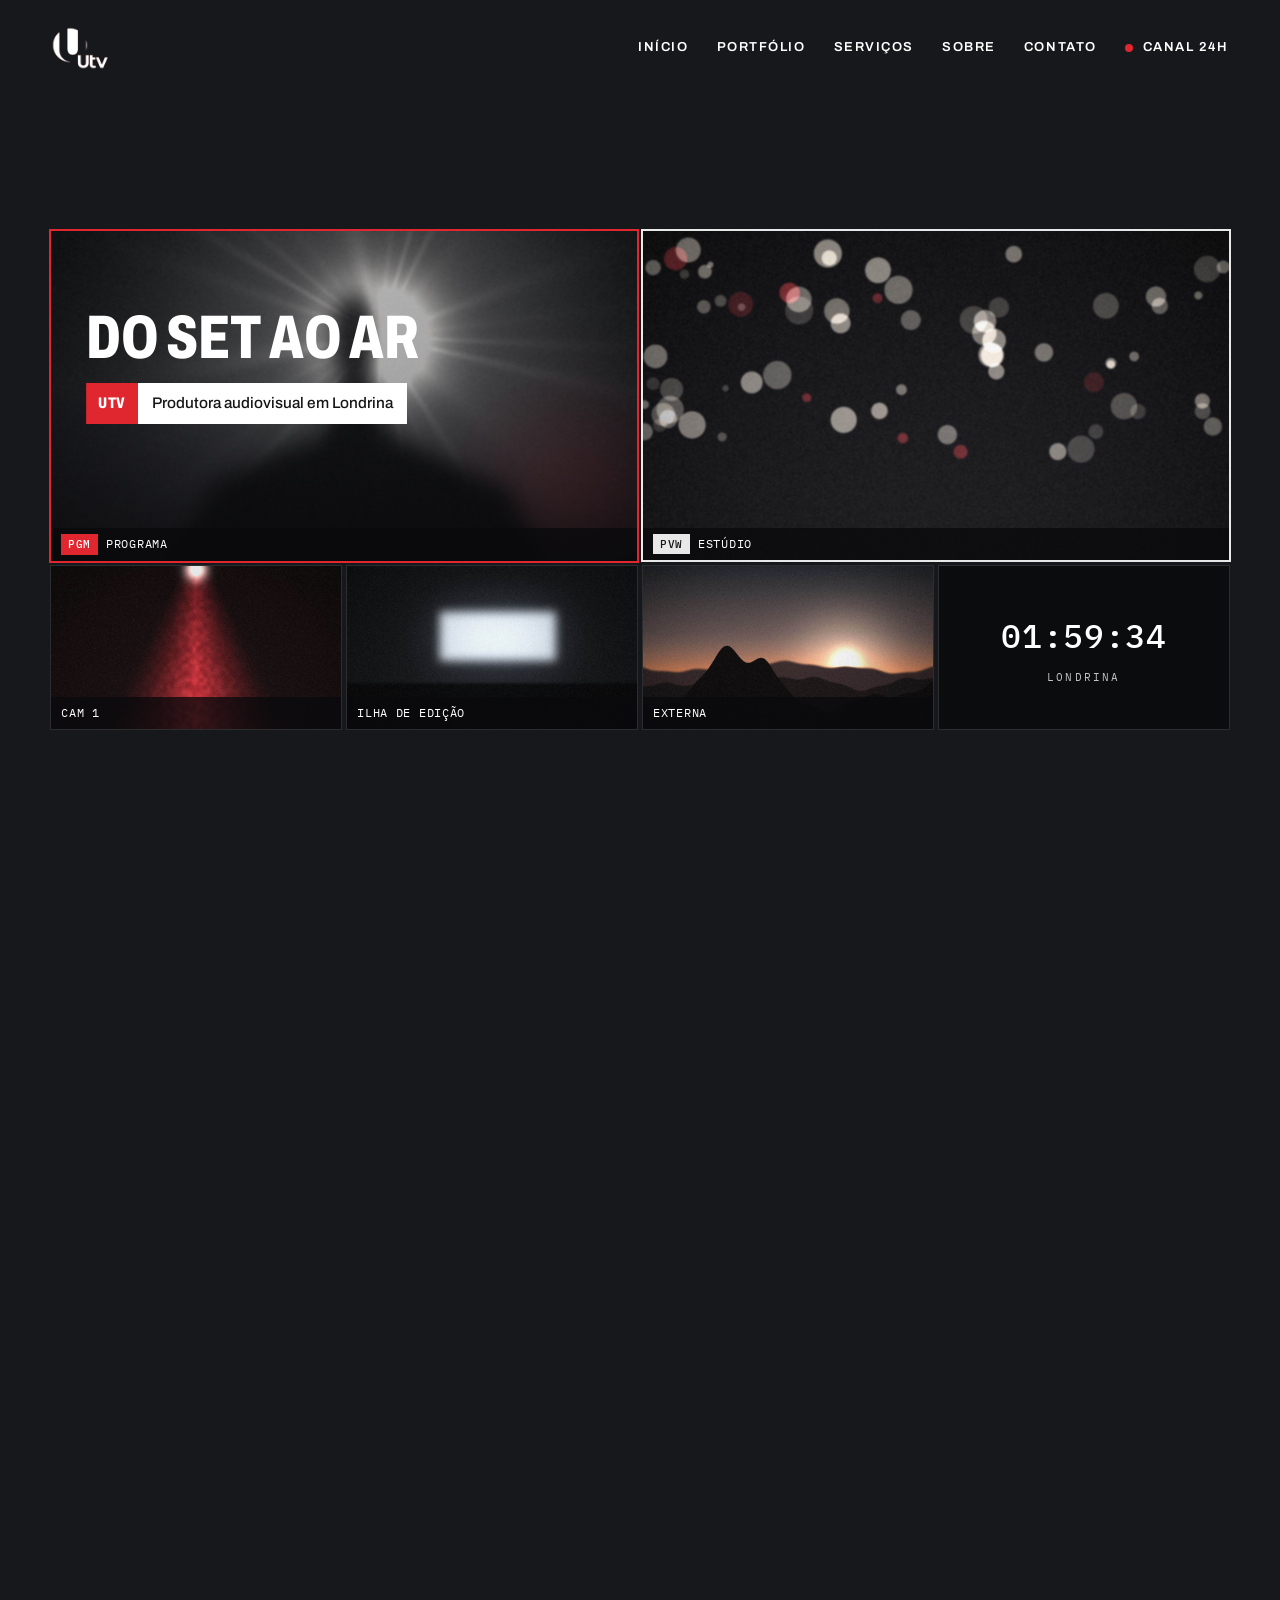
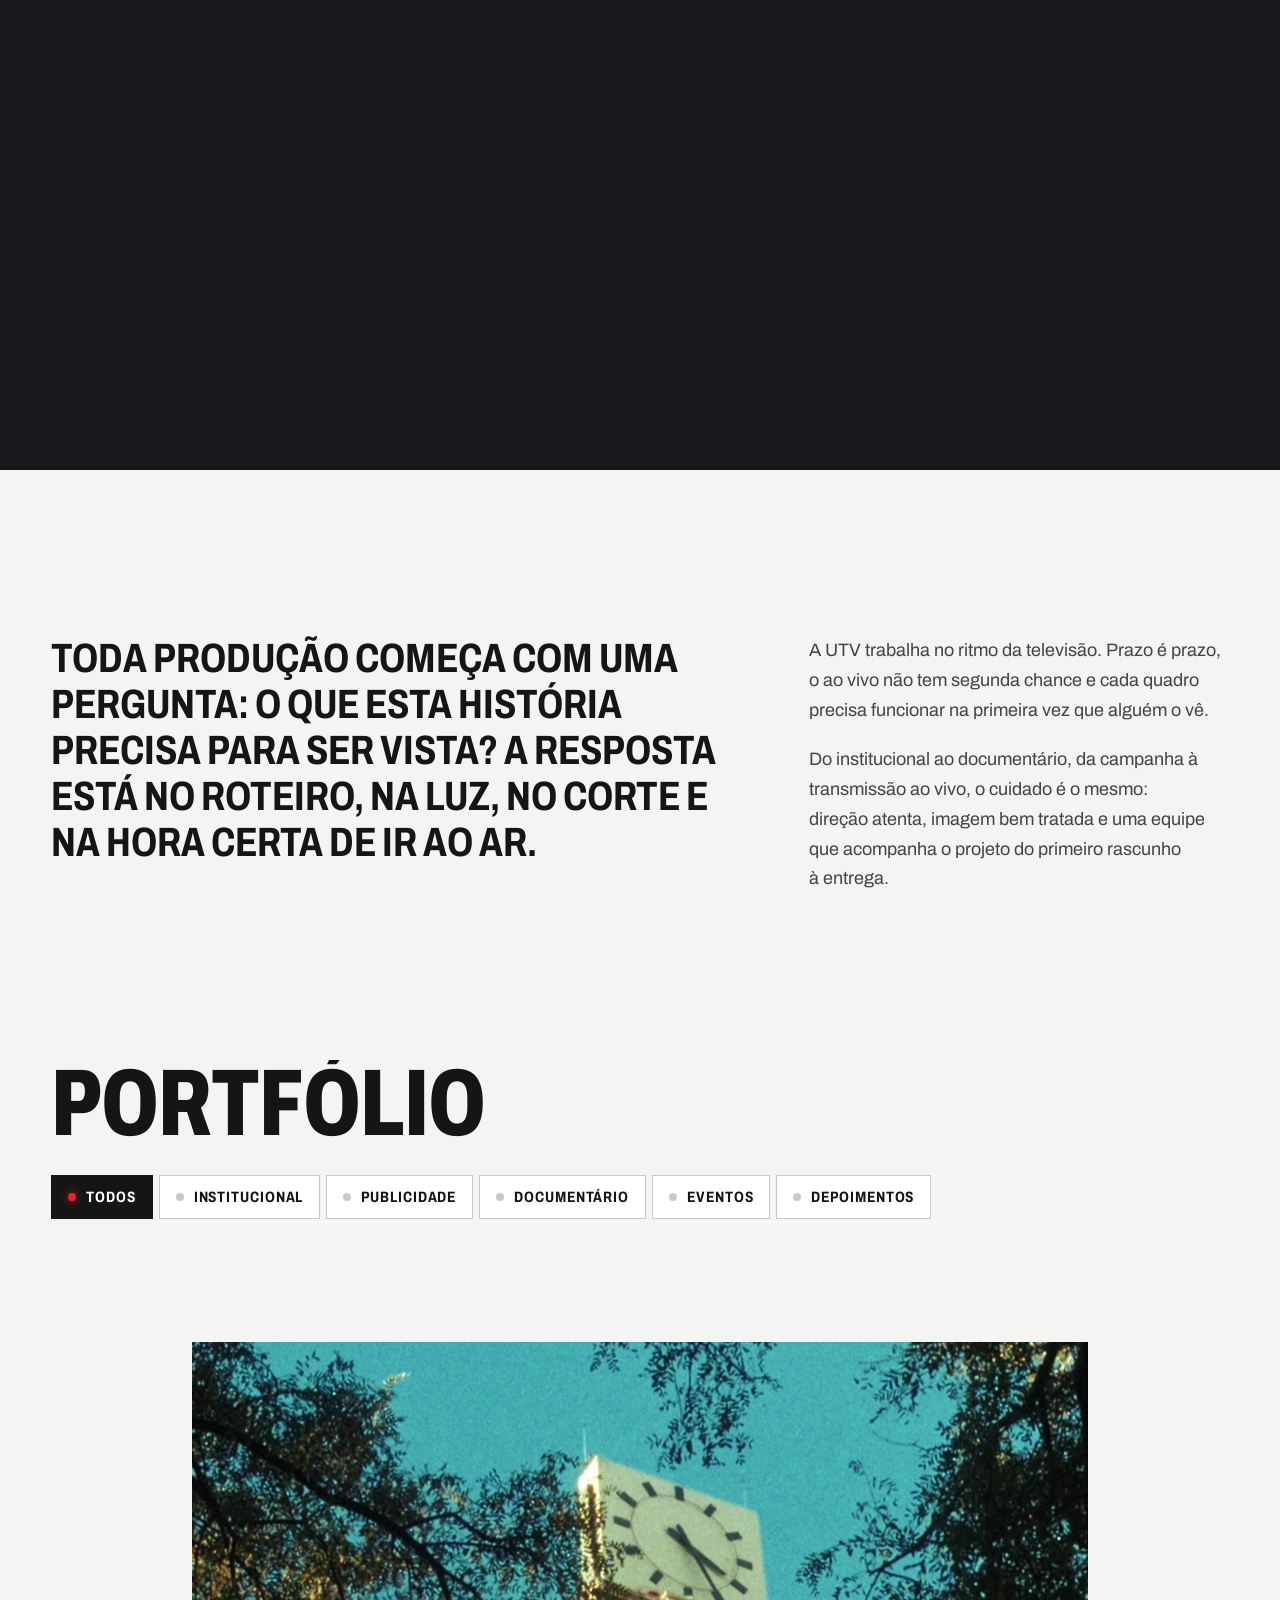
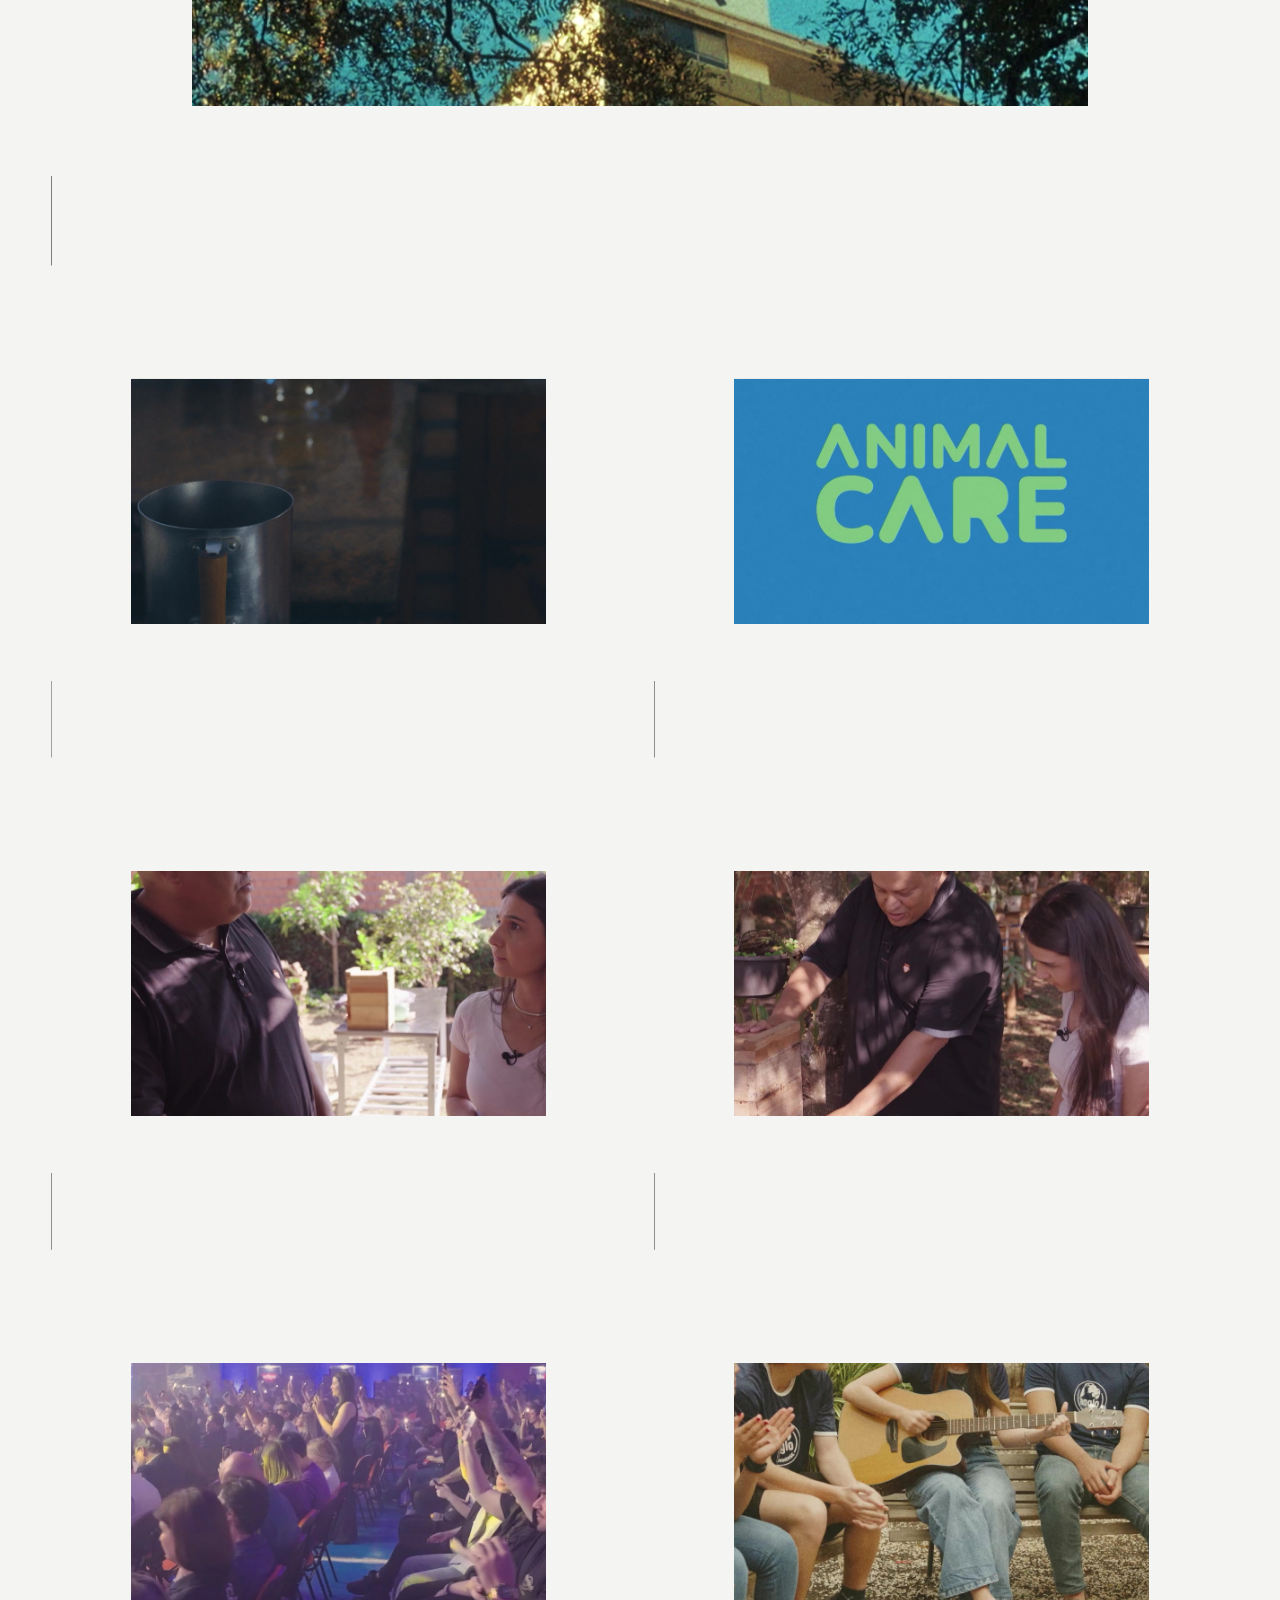
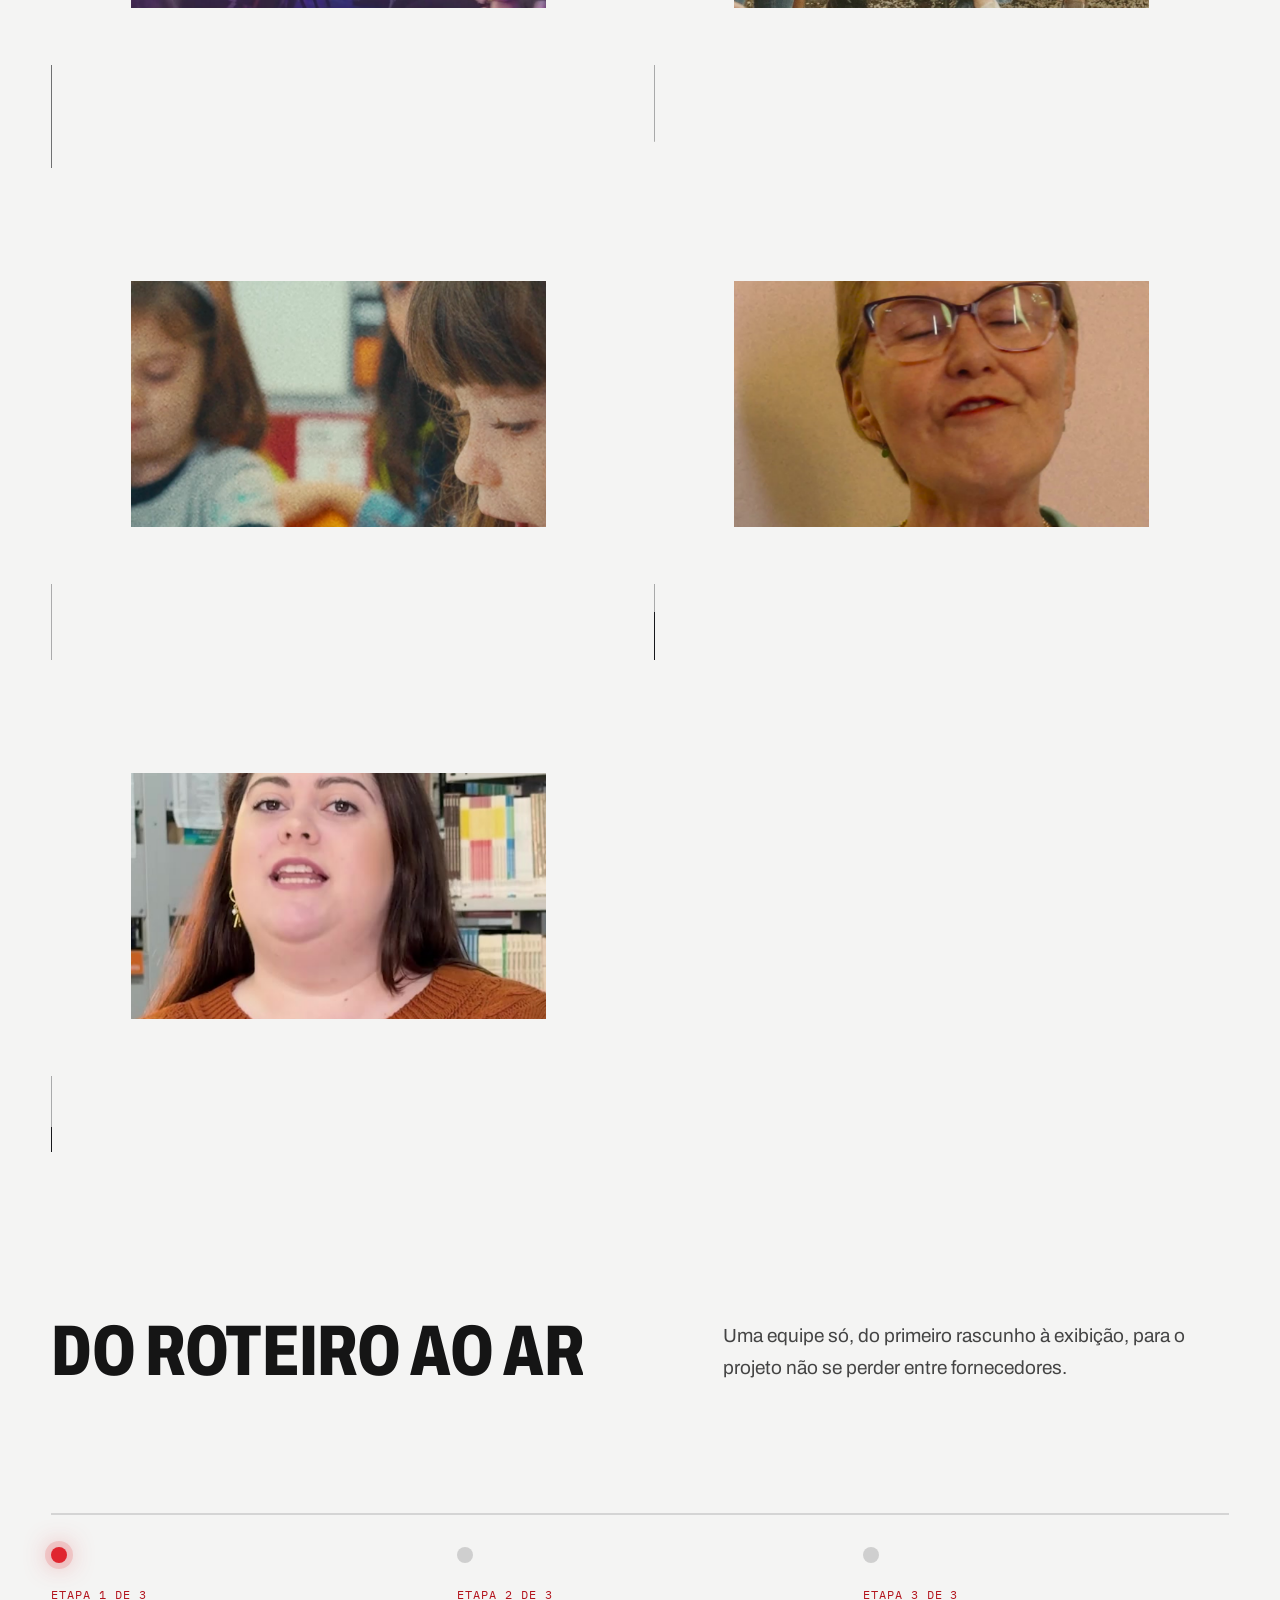
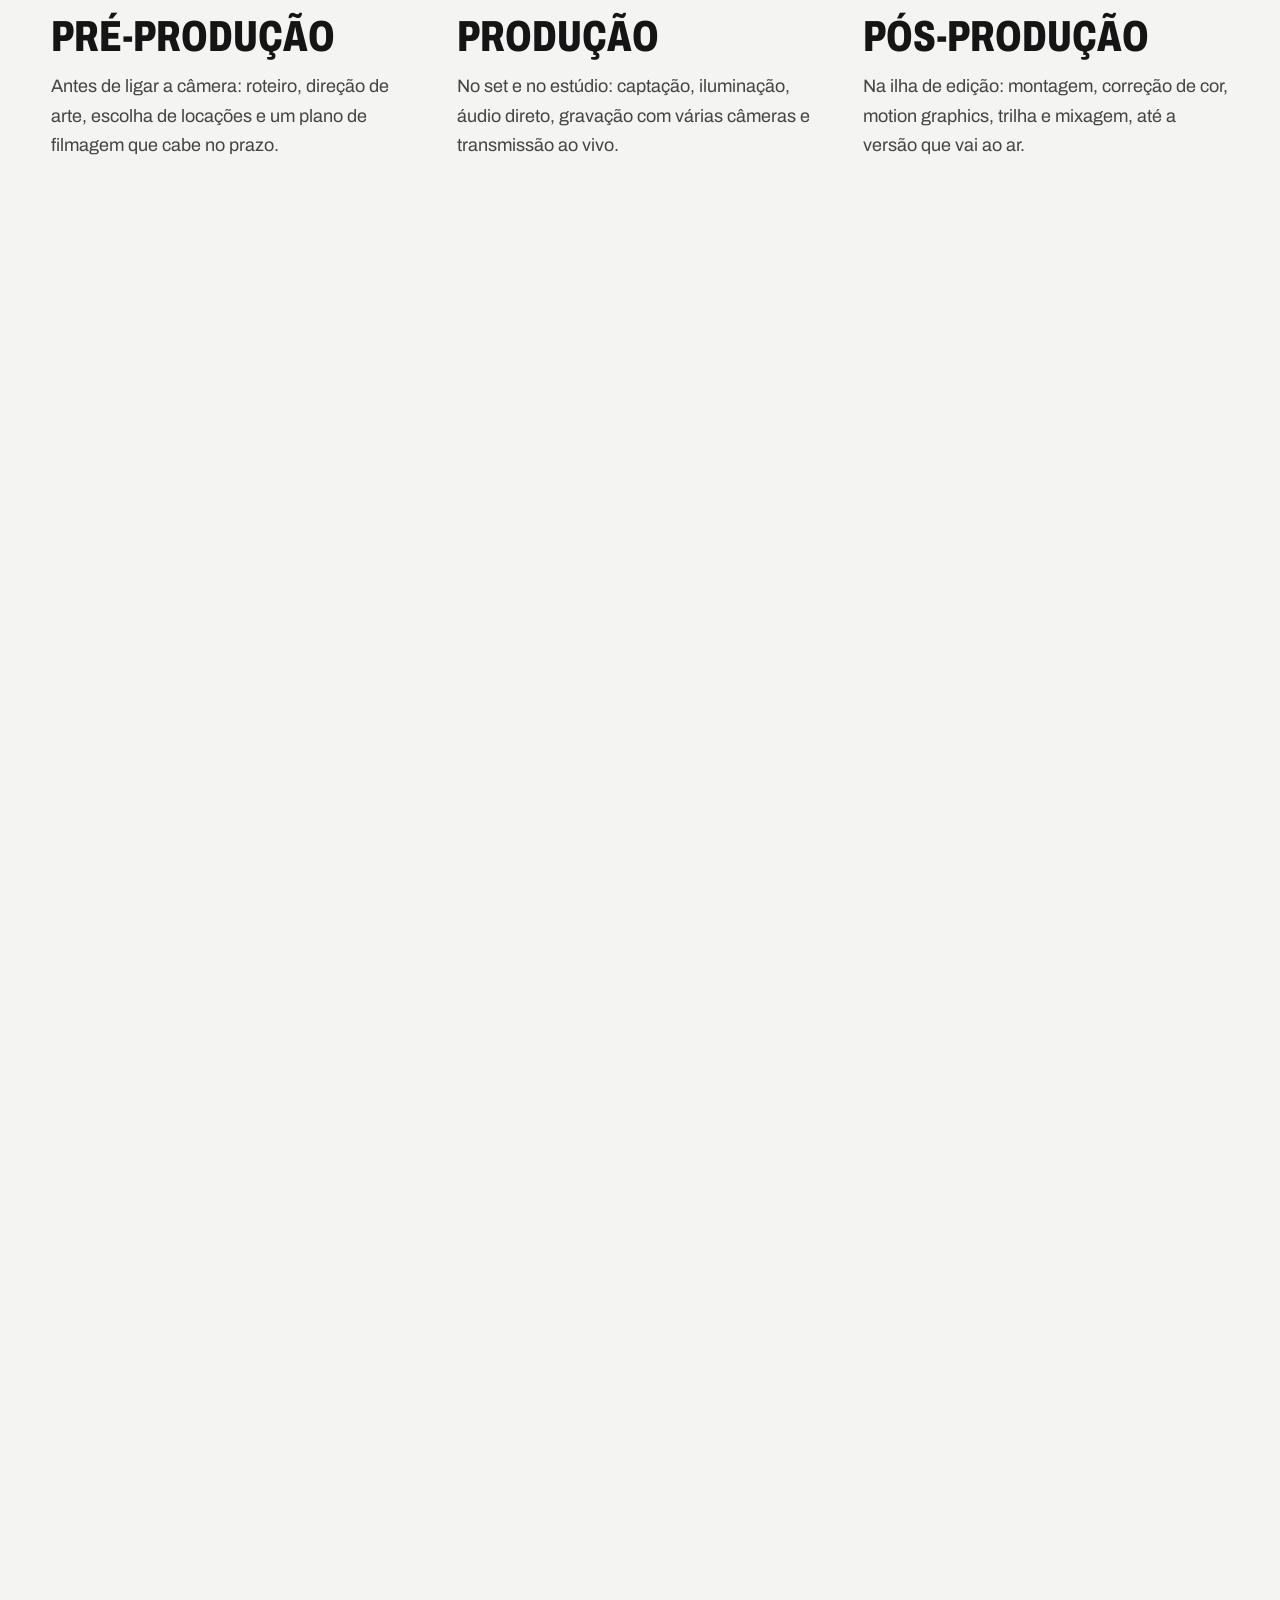
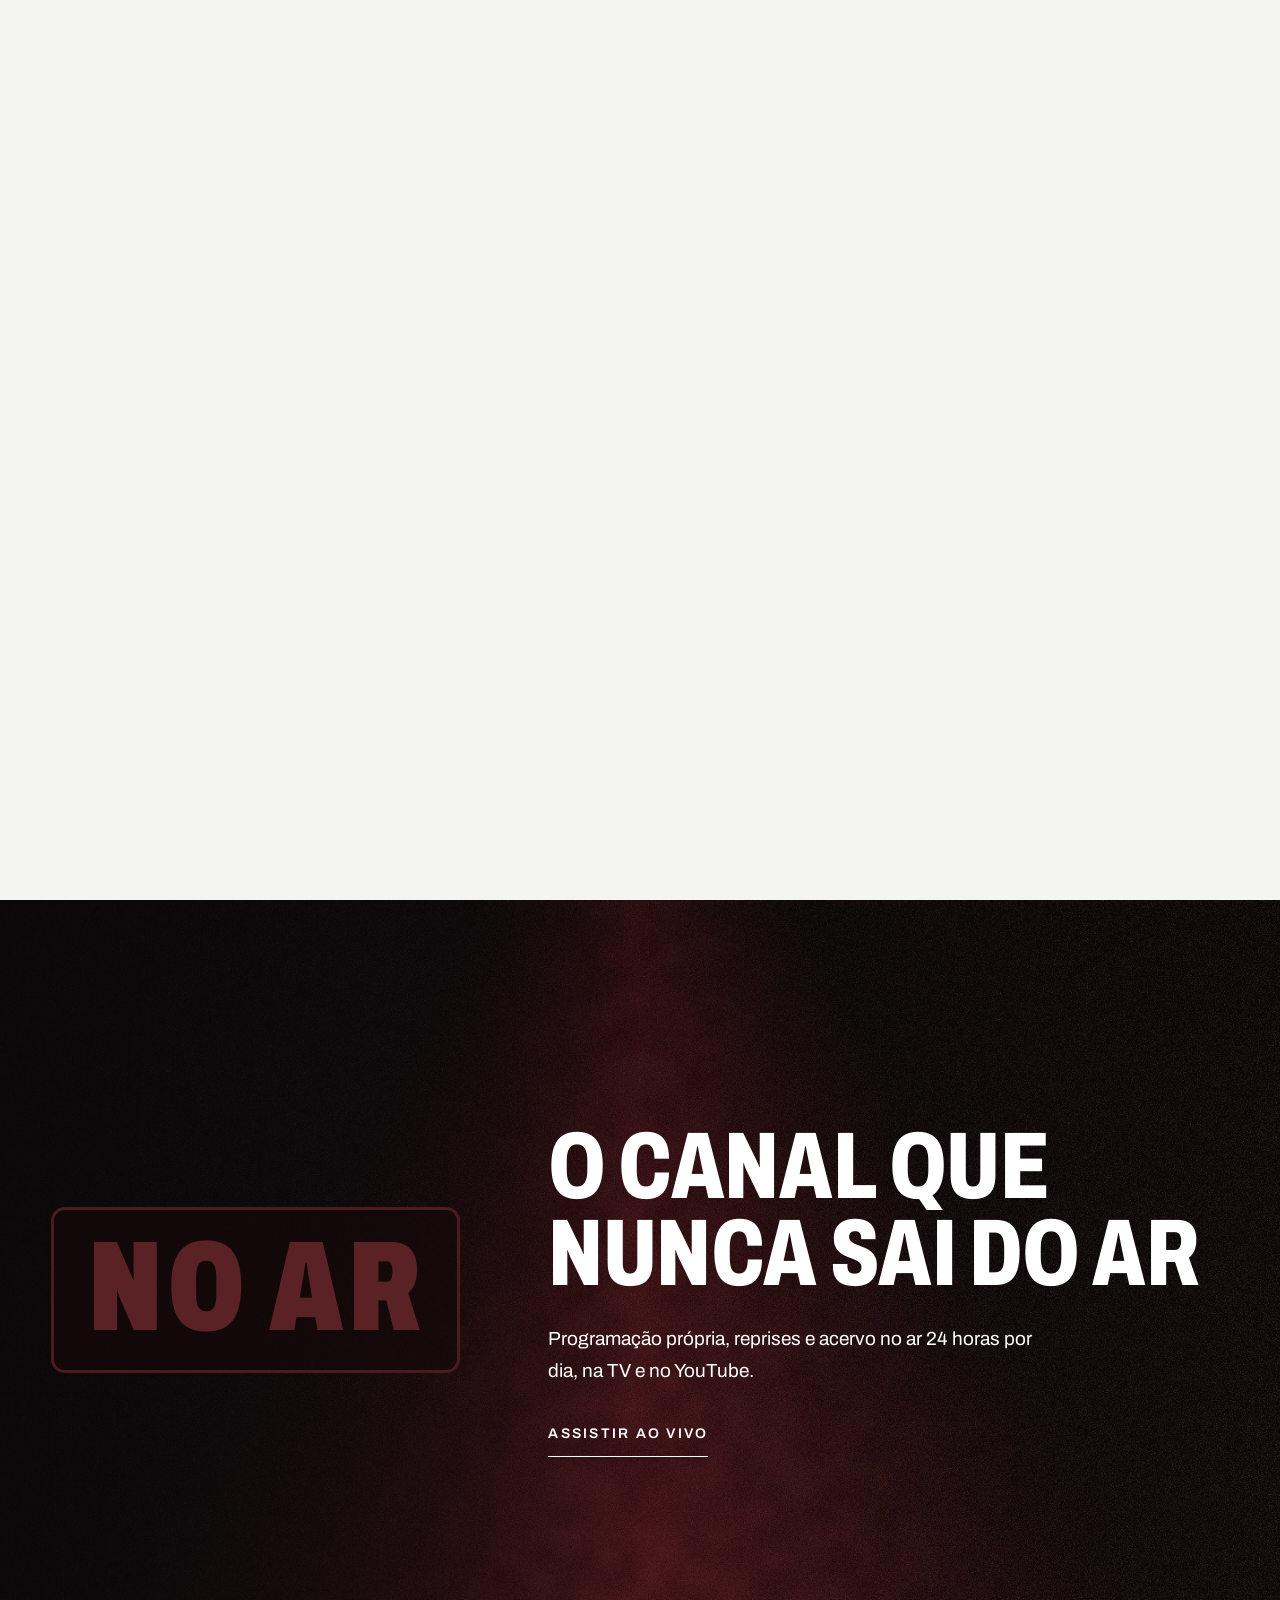
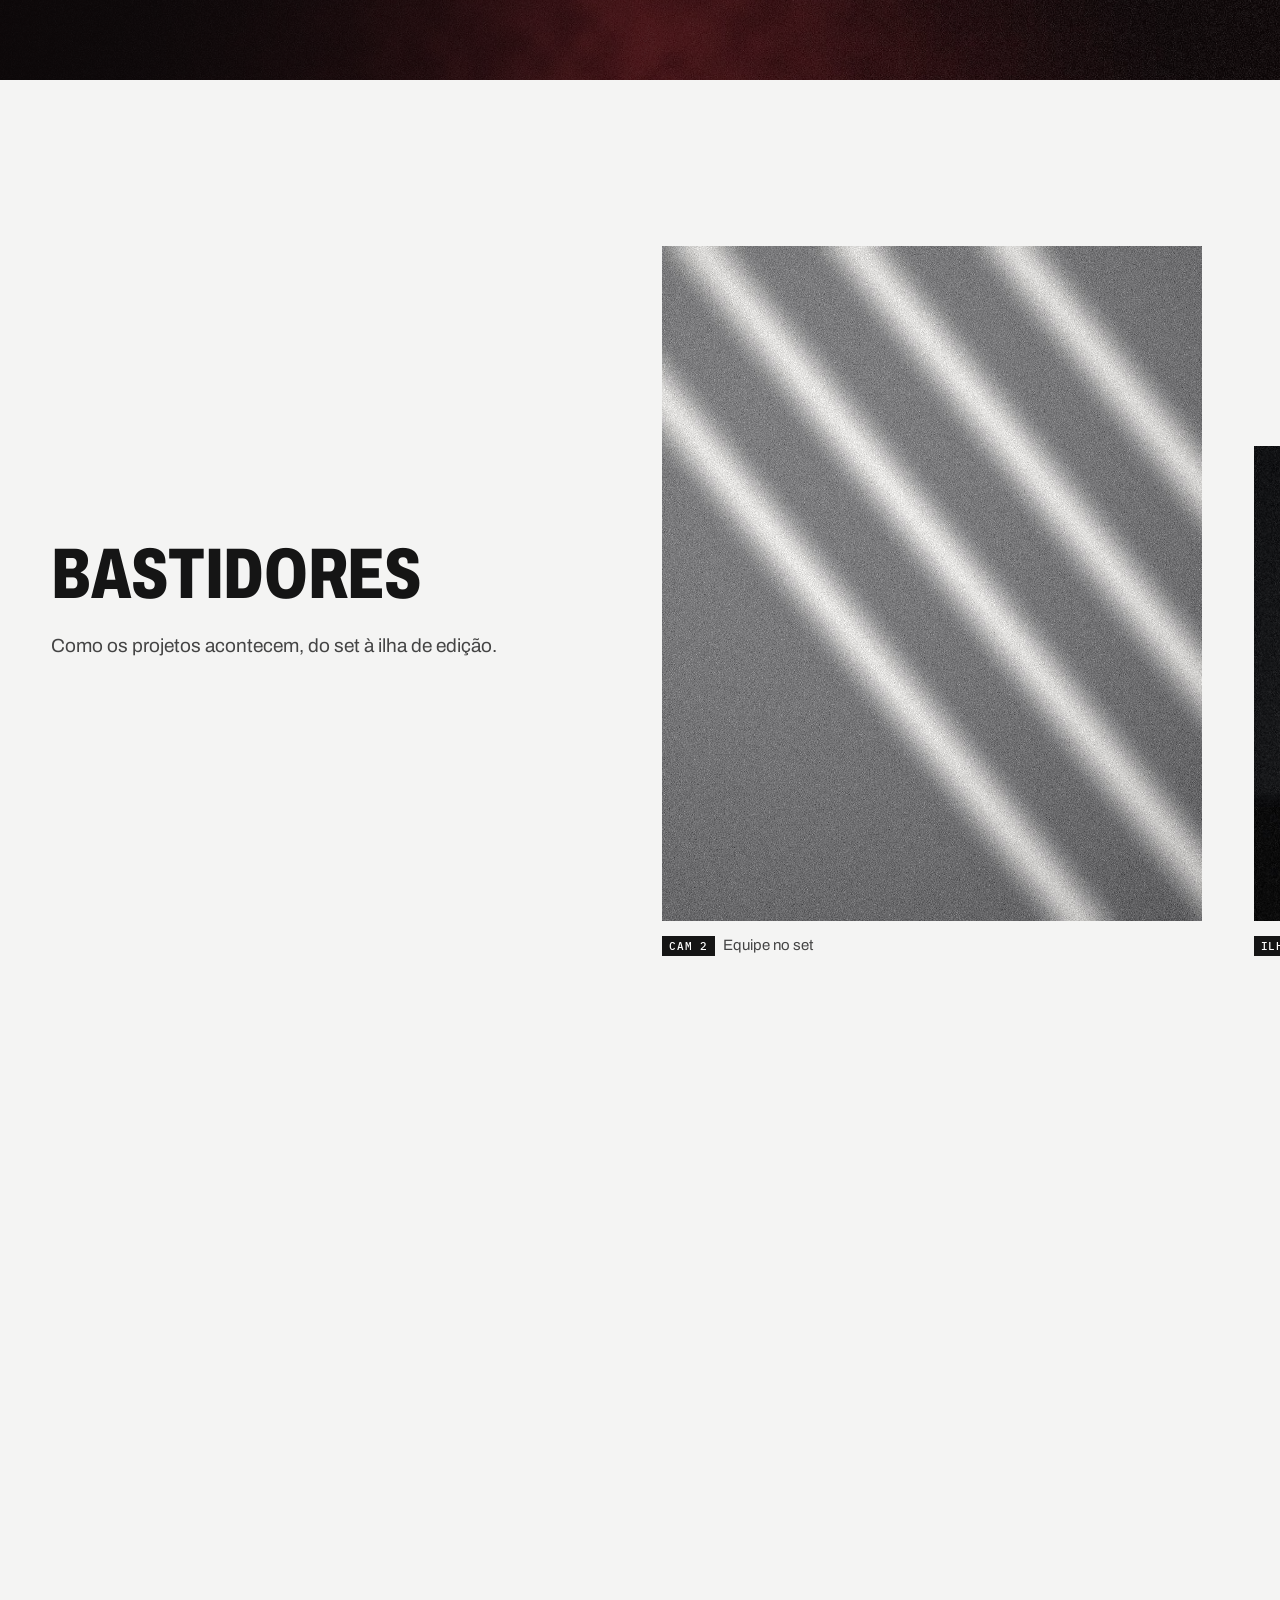
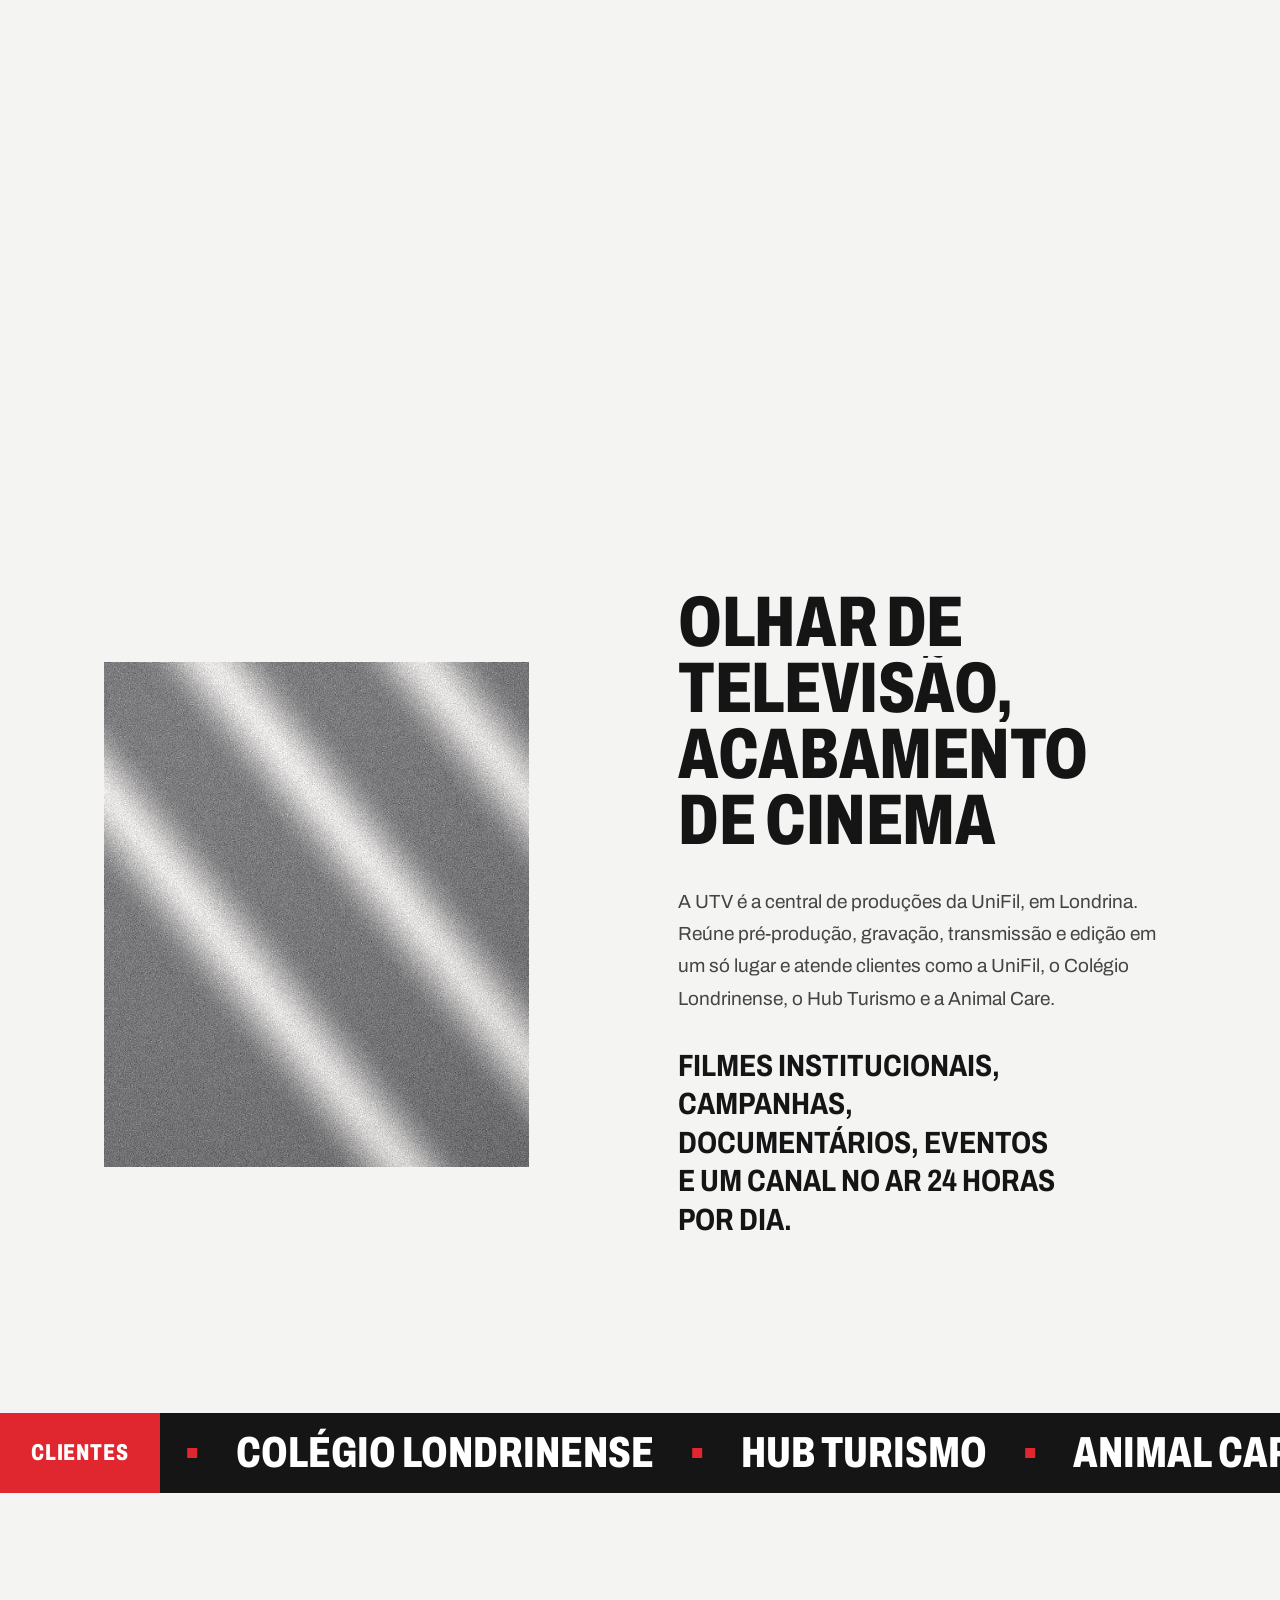
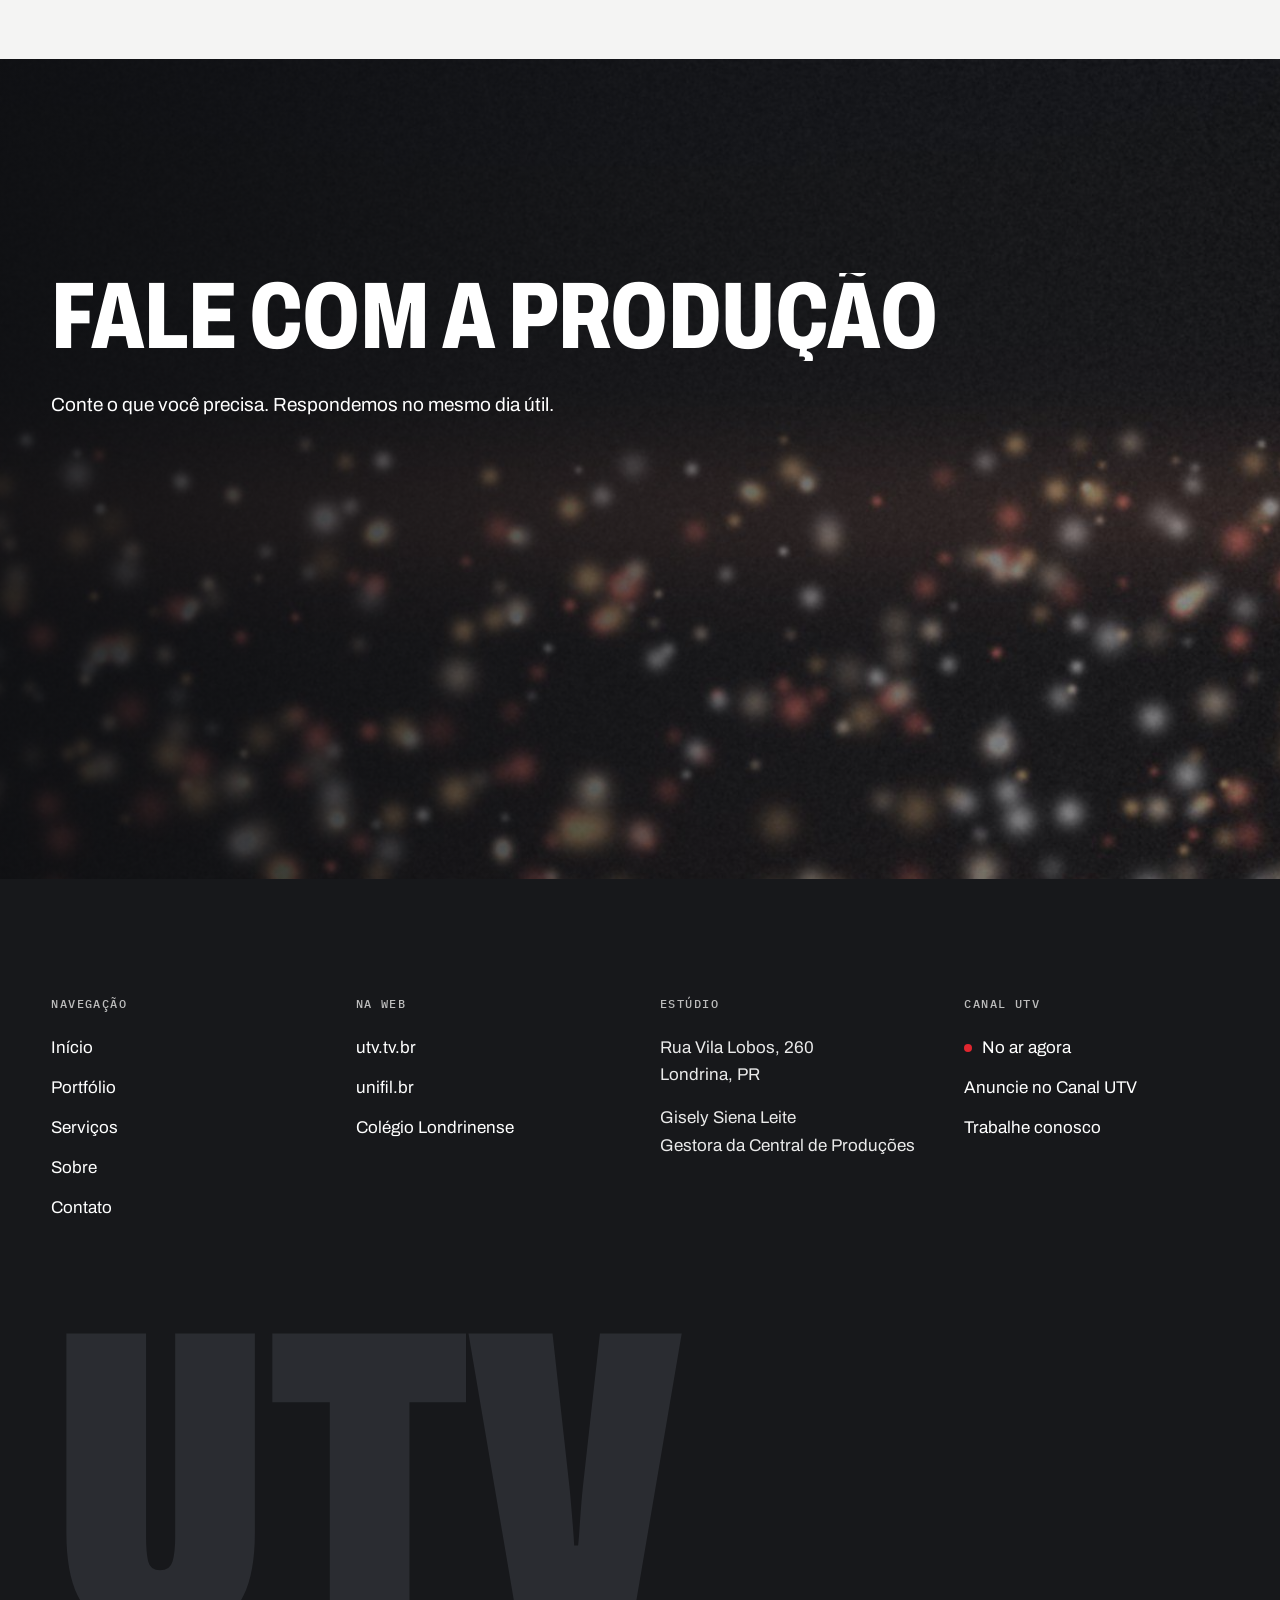
<file: index.html>
<!doctype html>
<html lang="pt-BR">
<head>
<meta charset="utf-8">
<meta name="viewport" content="width=device-width, initial-scale=1, viewport-fit=cover">
<title>UTV Produtora</title>
<meta name="claude:viewport-fit-sides" content="cover">
<meta name="description" content="UTV, produtora audiovisual de Londrina com canal próprio no ar 24 horas.">
<link rel="preconnect" href="https://fonts.googleapis.com">
<link rel="preconnect" href="https://fonts.gstatic.com" crossorigin>
<link rel="stylesheet" href="https://fonts.googleapis.com/css2?family=Archivo:wdth,wght@62..125,300..900&amp;family=IBM+Plex+Mono:wght@400;500&amp;display=swap">
<link rel="stylesheet" href="assets/css/site.css">
<script>document.documentElement.classList.add('js')</script>
</head>
<body>

<div class="progress" aria-hidden="true"></div>
<div class="idle-hint" data-idle-hint aria-hidden="true"><span class="idle-hint__track"></span><span data-idle-text>Role para continuar</span></div>

<header class="nav">
  <div class="wrap nav__inner">
    <a class="nav__logo" href="#topo" aria-label="UTV, início"><img src="assets/img/logo-utv.png" alt="UTV" width="140" height="104"></a>
    <nav class="nav__links" aria-label="Principal">
      <a href="#topo">Início</a>
      <a href="#portfolio">Portfólio</a>
      <a href="#servicos">Serviços</a>
      <a href="#sobre">Sobre</a>
      <a href="#contato">Contato</a>
      <a class="nav__air" href="canal.html"><span class="live-dot"></span>Canal 24h</a>
    </nav>
    <button class="nav__toggle" type="button" aria-expanded="false" aria-controls="menu">Menu</button>
  </div>
</header>

<div class="menu" id="menu" aria-label="Menu">
  <button class="menu__close" type="button">Fechar</button>
  <a href="#topo">Início</a>
  <a href="#portfolio">Portfólio</a>
  <a href="#servicos">Serviços</a>
  <a href="#sobre">Sobre</a>
  <a href="#contato">Contato</a>
  <a href="canal.html">Canal 24h</a>
</div>

<main>

  <!-- Abertura: a tela de multiview da régie. Ao rolar, o PGM ocupa a tela inteira. -->
  <section id="topo" class="mv" data-nav="dark">
    <div class="mv__stage" data-mv-stage>
      <div class="mv__grid" data-mv-grid>
        <figure class="tile tile--pgm" data-pgm>
          <img src="assets/img/contraluz.jpg" alt="">
          <div class="pgm__shade"></div>
          <div class="pgm__content">
            <h1 class="display pgm__title" data-hero-title>Do set ao ar</h1>
            <div class="lt lt--hero" data-hero-lt>
              <b>UTV</b><span>Produtora audiovisual em Londrina</span>
            </div>
            <button class="pgm__play" type="button" data-video="showreel" data-title="Showreel UTV" data-reel-btn>
              <svg viewBox="0 0 24 24" aria-hidden="true"><path d="M7 4v16l13-8z" fill="currentColor"/></svg>
              Assistir ao showreel
            </button>
          </div>
          <figcaption class="umd"><span class="tally tally--pgm">PGM</span>Programa</figcaption>
        </figure>
        <figure class="tile tile--pvw" data-tile>
          <img src="assets/img/estudio.jpg" alt="">
          <figcaption class="umd"><span class="tally tally--pvw">PVW</span>Estúdio</figcaption>
        </figure>
        <figure class="tile" data-tile>
          <img src="assets/img/palco.jpg" alt="">
          <figcaption class="umd">Cam 1</figcaption>
        </figure>
        <figure class="tile" data-tile>
          <img src="assets/img/ilha.jpg" alt="">
          <figcaption class="umd">Ilha de edição</figcaption>
        </figure>
        <figure class="tile tile--hide-sm" data-tile>
          <img src="assets/img/crepusculo.jpg" alt="">
          <figcaption class="umd">Externa</figcaption>
        </figure>
        <div class="tile tile--clock" data-tile>
          <span class="clock__time" data-clock>00:00:00</span>
          <span class="clock__label">Londrina</span>
        </div>
      </div>
    </div>
  </section>

  <section id="manifesto" class="section manifesto" data-nav="light" aria-label="Manifesto">
    <div class="wrap manifesto__grid">
      <p class="manifesto__lead" data-lines>Toda produção começa com uma pergunta: o que esta história precisa para ser vista? A resposta está no roteiro, na luz, no corte e na hora certa de ir ao ar.</p>
      <div class="manifesto__text">
        <p data-fade>A UTV trabalha no ritmo da televisão. Prazo é prazo, o ao vivo não tem segunda chance e cada quadro precisa funcionar na primeira vez que alguém o vê.</p>
        <p data-fade>Do institucional ao documentário, da campanha à transmissão ao vivo, o cuidado é o mesmo: direção atenta, imagem bem tratada e uma equipe que acompanha o projeto do primeiro rascunho à entrega.</p>
      </div>
    </div>
  </section>

  <section id="portfolio" class="section" data-nav="light">
    <div class="wrap">
      <div class="head">
        <h2 class="display d-l" data-chars>Portfólio</h2>
        <div class="switcher" role="group" aria-label="Filtrar por categoria" data-filters></div>
      </div>
      <div class="works" data-works></div>
    </div>
  </section>

  <section id="servicos" class="section" data-nav="light">
    <div class="wrap rundown" data-rundown>
      <div class="rundown__head">
        <h2 class="display d-m" data-lines>Do roteiro ao ar</h2>
        <p class="lede">Uma equipe só, do primeiro rascunho à exibição, para o projeto não se perder entre fornecedores.</p>
      </div>
      <div class="rundown__bar" aria-hidden="true"><span data-rundown-fill></span></div>
      <ol class="rundown__steps">
        <li data-step>
          <span class="lamp" aria-hidden="true"></span>
          <span class="step__count">Etapa 1 de 3</span>
          <h3>Pré-produção</h3>
          <p>Antes de ligar a câmera: roteiro, direção de arte, escolha de locações e um plano de filmagem que cabe no prazo.</p>
        </li>
        <li data-step>
          <span class="lamp" aria-hidden="true"></span>
          <span class="step__count">Etapa 2 de 3</span>
          <h3>Produção</h3>
          <p>No set e no estúdio: captação, iluminação, áudio direto, gravação com várias câmeras e transmissão ao vivo.</p>
        </li>
        <li data-step>
          <span class="lamp" aria-hidden="true"></span>
          <span class="step__count">Etapa 3 de 3</span>
          <h3>Pós-produção</h3>
          <p>Na ilha de edição: montagem, correção de cor, motion graphics, trilha e mixagem, até a versão que vai ao ar.</p>
        </li>
      </ol>
    </div>
  </section>

  <section class="scene onair" data-nav="dark" aria-label="Canal UTV">
    <div class="scene__media" data-parallax><img src="assets/img/palco.jpg" alt=""></div>
    <div class="scene__shade"></div>
    <div class="wrap onair__inner">
      <div class="sign is-on" data-sign aria-hidden="true"><span>No ar</span></div>
      <div class="onair__text">
        <h2 class="display d-l" data-lines>O canal que nunca sai do ar</h2>
        <p class="lede" data-fade>Programação própria, reprises e acervo no ar 24 horas por dia, na TV e no YouTube.</p>
        <a class="cta ul" href="canal.html" data-fade>Assistir ao vivo</a>
      </div>
    </div>
  </section>

  <section class="backstage" data-nav="light" aria-labelledby="bastidores" data-backstage>
    <div class="backstage__viewport">
      <div class="backstage__track" data-backstage-track>
        <div class="backstage__intro">
          <h2 id="bastidores" class="display d-m">Bastidores</h2>
          <p class="lede">Como os projetos acontecem, do set à ilha de edição.</p>
        </div>
        <figure class="shot shot--a"><div class="shot__media"><img src="assets/img/janela.jpg" alt="" data-shot-img></div><figcaption><span class="tally tally--sm">Cam 2</span>Equipe no set</figcaption></figure>
        <figure class="shot shot--b"><div class="shot__media"><img src="assets/img/ilha.jpg" alt="" data-shot-img></div><figcaption><span class="tally tally--sm">Ilha</span>Ilha de edição</figcaption></figure>
        <figure class="shot shot--c"><div class="shot__media"><img src="assets/img/palco.jpg" alt="" data-shot-img></div><figcaption><span class="tally tally--sm">Cam 1</span>Estúdio</figcaption></figure>
        <figure class="shot shot--b"><div class="shot__media"><img src="assets/img/crepusculo.jpg" alt="" data-shot-img></div><figcaption><span class="tally tally--sm">Cam 3</span>Externa</figcaption></figure>
        <figure class="shot shot--a"><div class="shot__media"><img src="assets/img/cidade.jpg" alt="" data-shot-img></div><figcaption><span class="tally tally--sm">Link</span>Transmissão ao vivo</figcaption></figure>
      </div>
    </div>
  </section>

  <section id="sobre" class="section" data-nav="light">
    <div class="wrap about">
      <div class="about__media" data-clip>
        <img src="assets/img/janela.jpg" alt="" data-inner-parallax>
        
      </div>
      <div class="about__text">
        <h2 class="display d-m" data-lines>Olhar de televisão, acabamento de cinema</h2>
        <p class="lede">A UTV é a central de produções da UniFil, em Londrina. Reúne pré-produção, gravação, transmissão e edição em um só lugar e atende clientes como a UniFil, o Colégio Londrinense, o Hub Turismo e a Animal Care.</p>
        <p class="about__claim" data-fade>Filmes institucionais, campanhas, documentários, eventos e um canal no ar 24 horas por dia.</p>
      </div>
    </div>
  </section>

  <section class="ticker-wrap" data-nav="light" aria-labelledby="clientes">
    <div class="ticker" data-ticker>
      <h2 id="clientes" class="ticker__label">Clientes</h2>
      <div class="ticker__band">
        <ul class="ticker__row" data-ticker-row>
          <li>UniFil</li><li>Colégio Londrinense</li><li>Hub Turismo</li><li>Animal Care</li><li>Hightea</li><li>Semana Tecnológica</li>
        </ul>
      </div>
    </div>
  </section>

  <section id="contato" class="scene contact" data-nav="dark">
    <div class="scene__media" data-parallax><img src="assets/img/cidade.jpg" alt=""></div>
    <div class="scene__shade"></div>
    <div class="wrap contact__inner">
      <h2 class="display d-l" data-lines>Fale com a produção</h2>
      <p class="lede" data-fade>Conte o que você precisa. Respondemos no mesmo dia útil.</p>
      <div class="lts" data-lts>
        <a class="lt" href="https://wa.me/5543991267102"><b>WhatsApp</b><span>(43) 99126-7102</span></a>
        <a class="lt" href="tel:+554333757218"><b>Telefone</b><span>(43) 3375-7218</span></a>
        <a class="lt" href="https://www.utv.tv.br"><b>Site</b><span>www.utv.tv.br</span></a>
      </div>
    </div>
  </section>

</main>

<footer class="footer" data-nav="dark">
  <div class="wrap">
    <div class="footer__cols">
      <div class="footer__col">
        <h2>Navegação</h2>
        <a href="#topo">Início</a><a href="#portfolio">Portfólio</a><a href="#servicos">Serviços</a><a href="#sobre">Sobre</a><a href="#contato">Contato</a>
      </div>
      <div class="footer__col">
        <h2>Na web</h2>
        <a href="https://www.utv.tv.br">utv.tv.br</a><a href="https://www.unifil.br">unifil.br</a><a href="https://www.colegiolondrinense.com.br">Colégio Londrinense</a>
      </div>
      <div class="footer__col">
        <h2>Estúdio</h2>
        <p>Rua Vila Lobos, 260<br>Londrina, PR</p>
        <p>Gisely Siena Leite<br>Gestora da Central de Produções</p>
      </div>
      <div class="footer__col">
        <h2>Canal UTV</h2>
        <a class="footer__air" href="canal.html"><span class="live-dot"></span>No ar agora</a>
        <a href="canal.html#onde">Anuncie no Canal UTV</a>
        <a href="#contato">Trabalhe conosco</a>
      </div>
    </div>
    <p class="footer__mark" aria-hidden="true">UTV</p>
    <div class="footer__base">
      <span>© 2026 UTV Produtora, central de produções da UniFil</span>
      <a href="#">Política de privacidade</a>
    </div>
  </div>
</footer>

<dialog class="lightbox" data-lightbox aria-labelledby="lightbox-title">
  <div class="lightbox__inner">
    <div class="lightbox__head">
      <h2 class="lightbox__title" id="lightbox-title"></h2>
      <button class="cta ul" type="button" data-close>Fechar</button>
    </div>
    <div class="lightbox__screen" data-screen></div>
  </div>
</dialog>

<script src="assets/vendor/gsap.min.js"></script>
<script src="assets/vendor/ScrollTrigger.min.js"></script>
<script src="assets/vendor/SplitText.min.js"></script>
<script src="assets/vendor/Flip.min.js"></script>
<script src="assets/vendor/lenis.min.js"></script>
<script src="assets/js/conteudo.js"></script>
<script src="assets/js/site.js"></script>
</body>
</html>
</file>
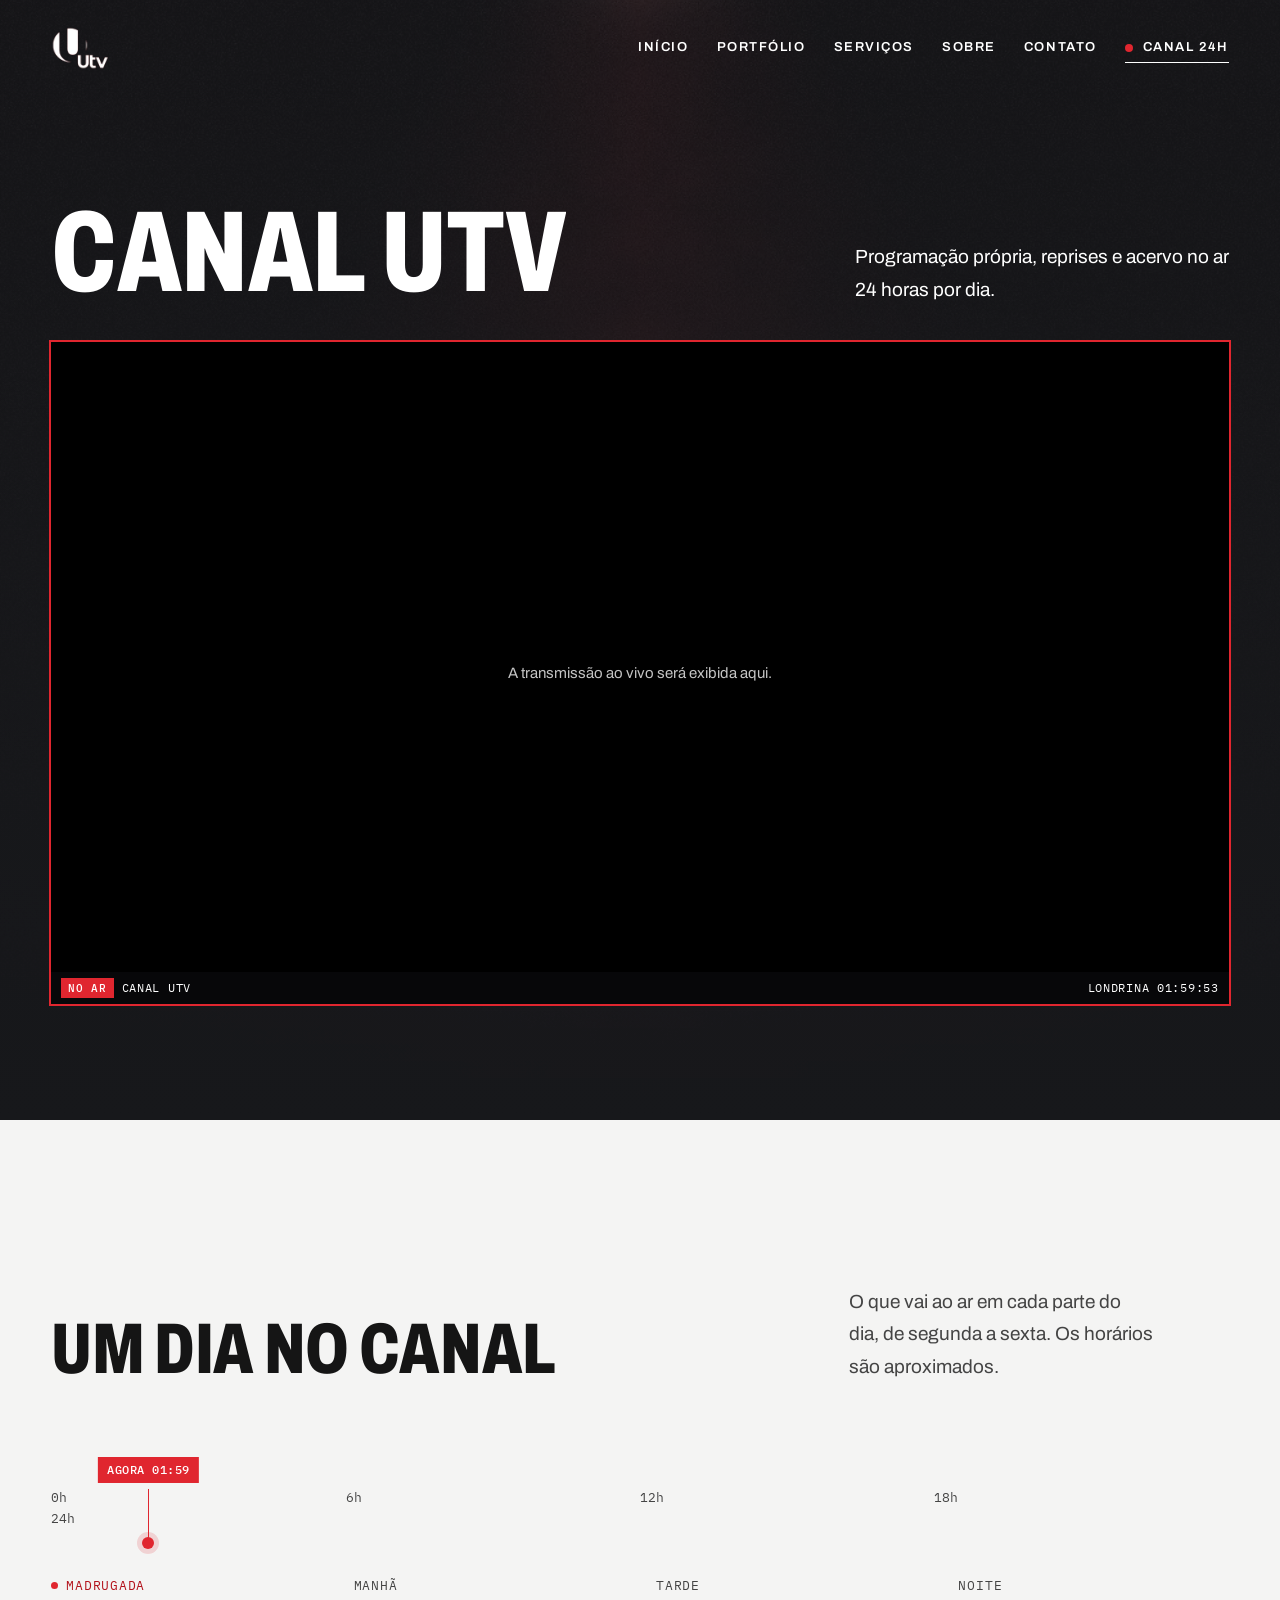
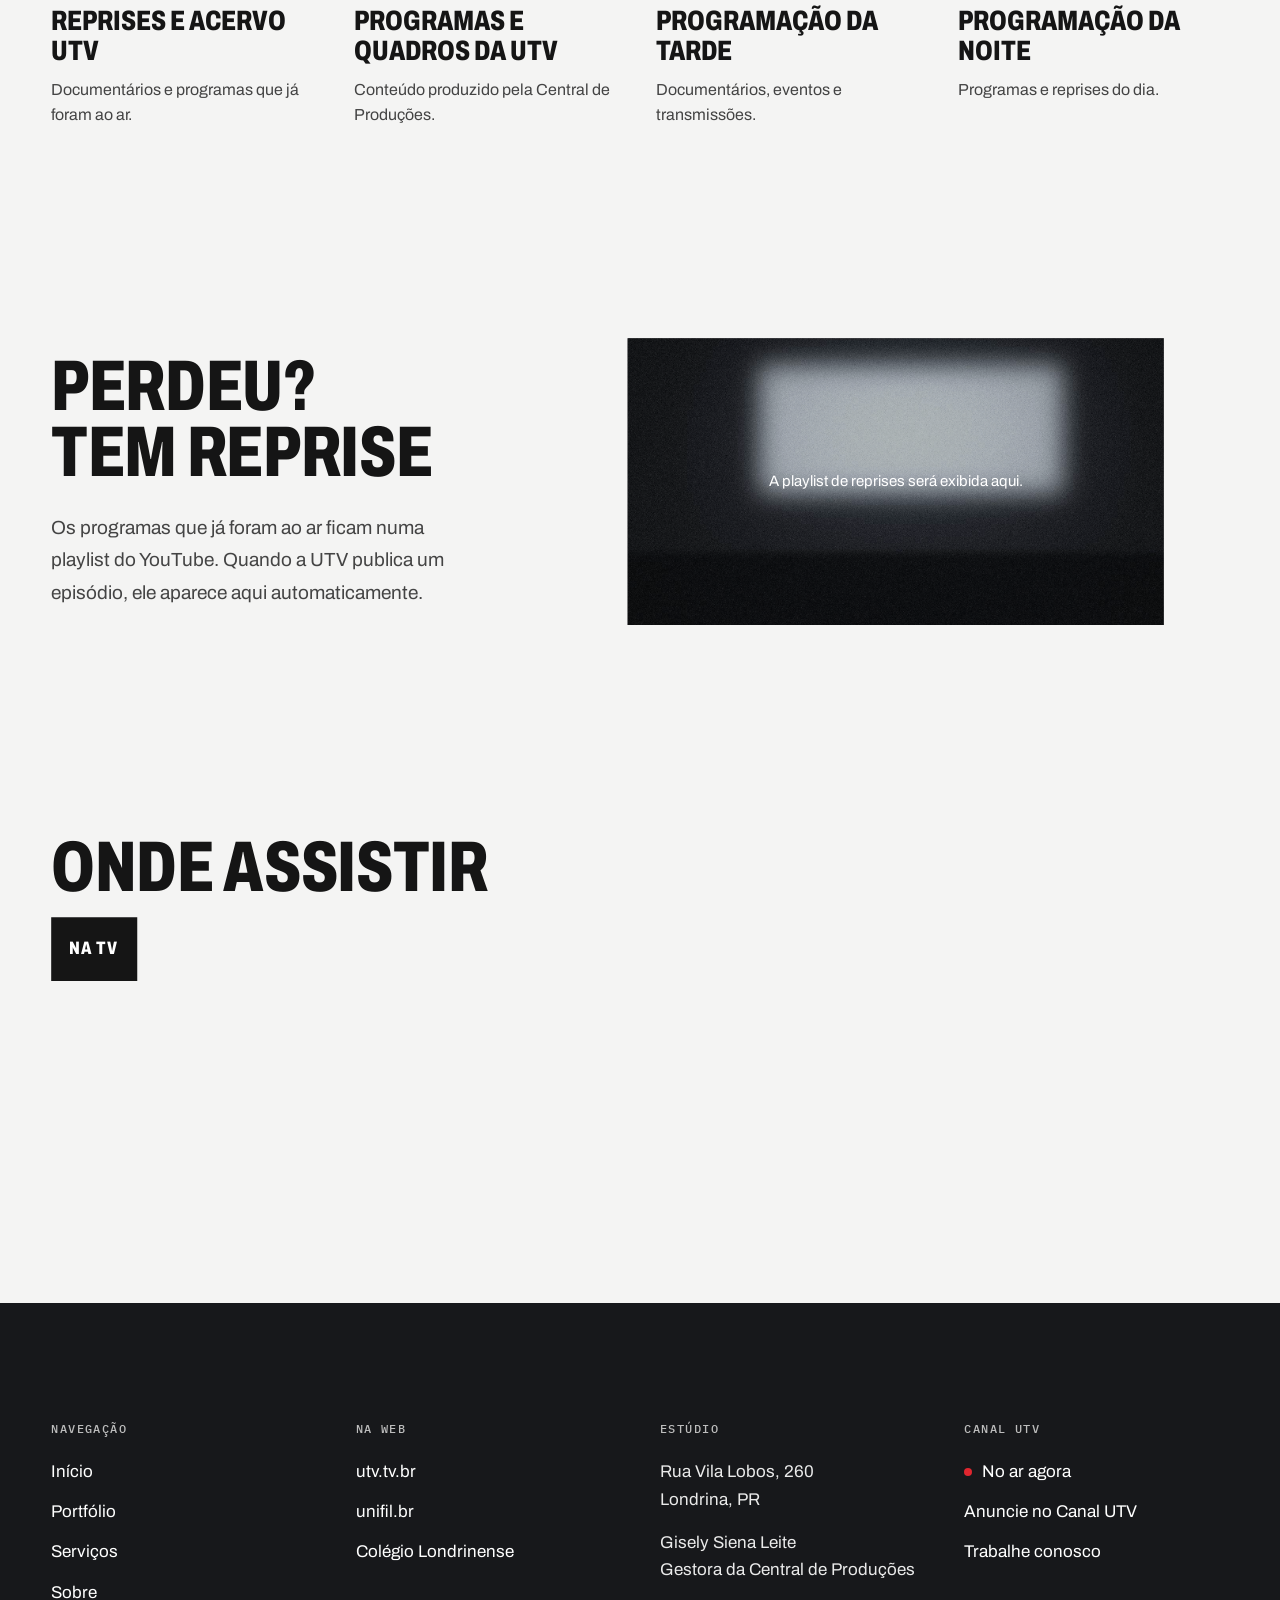
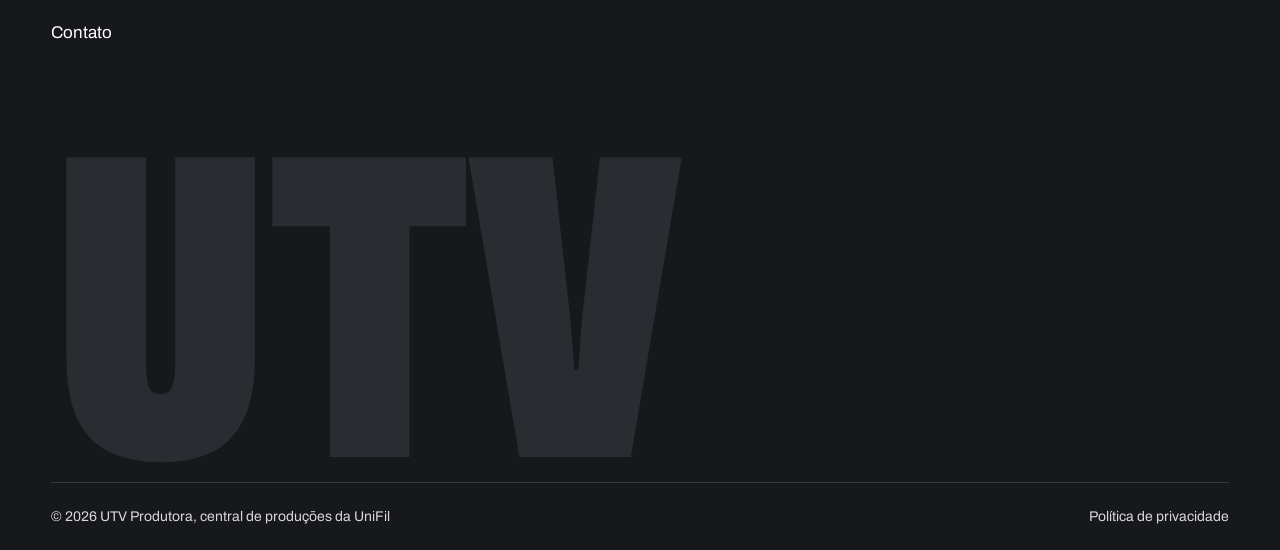
<file: canal.html>
<!doctype html>
<html lang="pt-BR">
<head>
<meta charset="utf-8">
<meta name="viewport" content="width=device-width, initial-scale=1, viewport-fit=cover">
<title>Canal UTV 24h</title>
<meta name="description" content="Canal UTV ao vivo, 24 horas por dia: programação, reprises e onde assistir.">
<link rel="preconnect" href="https://fonts.googleapis.com">
<link rel="preconnect" href="https://fonts.gstatic.com" crossorigin>
<link rel="stylesheet" href="https://fonts.googleapis.com/css2?family=Archivo:wdth,wght@62..125,300..900&amp;family=IBM+Plex+Mono:wght@400;500&amp;display=swap">
<link rel="stylesheet" href="assets/css/site.css">
<script>document.documentElement.classList.add('js')</script>
</head>
<body>

<div class="progress" aria-hidden="true"></div>
<div class="idle-hint" data-idle-hint aria-hidden="true"><span class="idle-hint__track"></span><span data-idle-text>Role para continuar</span></div>

<header class="nav">
  <div class="wrap nav__inner">
    <a class="nav__logo" href="index.html" aria-label="UTV, início"><img src="assets/img/logo-utv.png" alt="UTV" width="140" height="104"></a>
    <nav class="nav__links" aria-label="Principal">
      <a href="index.html">Início</a>
      <a href="index.html#portfolio">Portfólio</a>
      <a href="index.html#servicos">Serviços</a>
      <a href="index.html#sobre">Sobre</a>
      <a href="index.html#contato">Contato</a>
      <a href="canal.html" aria-current="page"><span class="live-dot"></span>Canal 24h</a>
    </nav>
    <button class="nav__toggle" type="button" aria-expanded="false" aria-controls="menu">Menu</button>
  </div>
</header>

<div class="menu" id="menu" aria-label="Menu">
  <button class="menu__close" type="button">Fechar</button>
  <a href="index.html">Início</a>
  <a href="index.html#portfolio">Portfólio</a>
  <a href="index.html#servicos">Serviços</a>
  <a href="index.html#sobre">Sobre</a>
  <a href="index.html#contato">Contato</a>
  <a href="canal.html">Canal 24h</a>
</div>

<main>
  <section class="scene ch-hero" data-nav="dark">
    <div class="scene__media" data-parallax><img src="assets/img/palco.jpg" alt=""></div>
    <div class="scene__shade"></div>
    <div class="wrap ch-hero__inner">
      <div class="ch-hero__head">
        <h1 class="display d-xl" data-hero-title>Canal UTV</h1>
        <p class="lede" style="max-width: 34ch" data-fade>Programação própria, reprises e acervo no ar 24 horas por dia.</p>
      </div>
      <div class="player" data-live>
        <p class="placeholder">A transmissão ao vivo será exibida aqui.</p>
        <div class="umd"><span><span class="tally tally--pgm">No ar</span>Canal UTV</span><span>Londrina <span data-clock>00:00:00</span></span></div>
      </div>
    </div>
  </section>

  <section class="section" data-nav="light" aria-labelledby="grade">
    <div class="wrap">
      <div class="head">
        <h2 id="grade" class="display d-m" data-lines>Um dia no canal</h2>
        <p class="lede" style="max-width: 380px">O que vai ao ar em cada parte do dia, de segunda a sexta. Os horários são aproximados.</p>
      </div>
      <div class="timeline__scroller">
        <div class="timeline">
          <div class="timeline__scale" aria-hidden="true">
            <div class="timeline__hours"><span>0h</span><span>6h</span><span>12h</span><span>18h</span><span>24h</span></div>
            <div class="timeline__rule" data-rule><span class="timeline__elapsed" data-elapsed></span></div>
            <div class="timeline__now" data-now><span class="timeline__tag">Agora</span></div>
          </div>
          <ol>
            <li data-slot><span class="when">Madrugada</span><span class="what">Reprises e acervo UTV</span><span class="more">Documentários e programas que já foram ao ar.</span></li>
            <li data-slot><span class="when">Manhã</span><span class="what">Programas e quadros da UTV</span><span class="more">Conteúdo produzido pela Central de Produções.</span></li>
            <li data-slot><span class="when">Tarde</span><span class="what">Programação da tarde</span><span class="more">Documentários, eventos e transmissões.</span></li>
            <li data-slot><span class="when">Noite</span><span class="what">Programação da noite</span><span class="more">Programas e reprises do dia.</span></li>
          </ol>
        </div>
      </div>
    </div>
  </section>

  <section class="section" data-nav="light" aria-labelledby="reprises">
    <div class="wrap reprise">
      <div class="reprise__text">
        <h2 id="reprises" class="display d-m" data-lines>Perdeu? Tem reprise</h2>
        <p class="lede">Os programas que já foram ao ar ficam numa playlist do YouTube. Quando a UTV publica um episódio, ele aparece aqui automaticamente.</p>
      </div>
      <div class="reprise__screen" data-clip data-playlist>
        <img src="assets/img/ilha.jpg" alt="" data-inner-parallax>
        <p class="placeholder">A playlist de reprises será exibida aqui.</p>
      </div>
    </div>
  </section>

  <section id="onde" class="section where" data-nav="light" aria-labelledby="onde-titulo">
    <div class="wrap">
      <h2 id="onde-titulo" class="display d-m" data-lines>Onde assistir</h2>
      <div class="lts" data-lts>
        <div class="lt"><b>Na TV</b><span>Consulte a programação</span></div>
        <div class="lt"><b>Internet</b><span>Aqui e em www.utv.tv.br</span></div>
        <a class="lt" href="https://wa.me/5543991267102"><b>Anunciar</b><span>WhatsApp (43) 99126-7102</span></a>
      </div>
    </div>
  </section>
</main>

<footer class="footer" data-nav="dark">
  <div class="wrap">
    <div class="footer__cols">
      <div class="footer__col">
        <h2>Navegação</h2>
        <a href="index.html">Início</a><a href="index.html#portfolio">Portfólio</a><a href="index.html#servicos">Serviços</a><a href="index.html#sobre">Sobre</a><a href="index.html#contato">Contato</a>
      </div>
      <div class="footer__col">
        <h2>Na web</h2>
        <a href="https://www.utv.tv.br">utv.tv.br</a><a href="https://www.unifil.br">unifil.br</a><a href="https://www.colegiolondrinense.com.br">Colégio Londrinense</a>
      </div>
      <div class="footer__col">
        <h2>Estúdio</h2>
        <p>Rua Vila Lobos, 260<br>Londrina, PR</p>
        <p>Gisely Siena Leite<br>Gestora da Central de Produções</p>
      </div>
      <div class="footer__col">
        <h2>Canal UTV</h2>
        <a class="footer__air" href="canal.html"><span class="live-dot"></span>No ar agora</a>
        <a href="#onde">Anuncie no Canal UTV</a>
        <a href="index.html#contato">Trabalhe conosco</a>
      </div>
    </div>
    <p class="footer__mark" aria-hidden="true">UTV</p>
    <div class="footer__base">
      <span>© 2026 UTV Produtora, central de produções da UniFil</span>
      <a href="#">Política de privacidade</a>
    </div>
  </div>
</footer>

<script src="assets/vendor/gsap.min.js"></script>
<script src="assets/vendor/ScrollTrigger.min.js"></script>
<script src="assets/vendor/SplitText.min.js"></script>
<script src="assets/vendor/Flip.min.js"></script>
<script src="assets/vendor/lenis.min.js"></script>
<script src="assets/js/conteudo.js"></script>
<script src="assets/js/site.js"></script>
</body>
</html>
</file>
<file: assets/css/site.css>
/* UTV Produtora, versão alternativa: "sala de controle"
   Layout: linguagem de TV ao vivo. Abertura em multiview, tarjas de nome, luz de "no ar",
   letreiro de clientes. Cenas escuras de régie alternadas com páginas claras.
   Tipografia: Archivo condensada para títulos e tarjas, Archivo normal para texto,
   IBM Plex Mono só para timecode, relógio e rótulos de monitor.
   Para trocar a paleta, mude só as variáveis abaixo. */
:root {
  --paper: #F4F4F3;
  --white: #FFFFFF;
  --ink: #151515;
  --stone: #444444;
  --line: #D4D4D4;
  --console: #17181B;
  --bezel: #2B2D31;
  --red: #E0262F;
  --red-text: #B3141D;
  --on-dark: #FFFFFF;

  --sans: 'Archivo', 'Helvetica Neue', Arial, system-ui, sans-serif;
  --mono: 'IBM Plex Mono', ui-monospace, Menlo, Consolas, monospace;

  --gutter: max(20px, 4vw);
  --ease: cubic-bezier(.2, .7, .1, 1);
  color-scheme: light;
}

*, *::before, *::after { box-sizing: border-box; }
html { -webkit-font-smoothing: antialiased; -moz-osx-font-smoothing: grayscale; }
html.lenis, html.lenis body { height: auto; }
.lenis.lenis-smooth { scroll-behavior: auto !important; }
.lenis.lenis-stopped { overflow: hidden; }
html, body, * { scrollbar-width: none; -ms-overflow-style: none; }
html::-webkit-scrollbar, body::-webkit-scrollbar, *::-webkit-scrollbar { display: none; width: 0; height: 0; }
body {
  margin: 0; background: var(--paper); color: var(--ink);
  font-family: var(--sans); font-size: 18px; font-weight: 400; line-height: 1.65;
  overflow-x: hidden;
}
img { display: block; max-width: 100%; }
a { color: inherit; text-decoration: none; }
button { font: inherit; color: inherit; }
h1, h2, h3 { text-wrap: balance; }
p { text-wrap: pretty; }
:focus-visible { outline: 2px solid var(--red); outline-offset: 4px; }

.wrap {
  width: 100%; max-width: 1360px; margin-inline: auto;
  padding-left: max(var(--gutter), env(safe-area-inset-left, 0px));
  padding-right: max(var(--gutter), env(safe-area-inset-right, 0px));
}
.section { padding-block: clamp(112px, 13vw, 200px) 0; }

/* Tipografia */
.display {
  margin: 0; font-family: var(--sans); font-stretch: 72%; font-weight: 800;
  line-height: .92; letter-spacing: -.005em; text-transform: uppercase;
}
.d-xl { font-size: clamp(56px, 9vw, 150px); }
.d-l { font-size: clamp(48px, 7.4vw, 120px); }
.d-m { font-size: clamp(42px, 5.6vw, 92px); }
.lede { margin: 0; max-width: 46ch; font-size: 19px; line-height: 1.7; color: var(--stone); }
.scene .lede, .mv .lede { color: #FFFFFF; }
.ul { background-image: linear-gradient(currentColor, currentColor); background-repeat: no-repeat; background-position: 0 100%; background-size: 100% 1px; transition: background-size .6s var(--ease); padding-bottom: 3px; }
.ul:hover { background-size: 0 1px; background-position: 100% 100%; }
.cta {
  display: inline-flex; align-items: center; gap: 12px; min-height: 44px; align-self: flex-start;
  border: 0; background-color: transparent; cursor: pointer;
  font-size: 14px; font-weight: 600; letter-spacing: .16em; text-transform: uppercase;
}
.live-dot { width: 8px; height: 8px; border-radius: 50%; background: var(--red); flex: none; animation: pulse 1.6s ease-in-out infinite; }
@keyframes pulse { 50% { opacity: .3; } }

/* Tally: etiqueta de monitor (PGM, PVW, câmera) */
.tally {
  display: inline-flex; align-items: center; padding: 2px 7px; margin-right: 8px;
  font-family: var(--mono); font-size: 11px; font-weight: 500; letter-spacing: .06em; text-transform: uppercase; line-height: 1.5;
}
.tally--pgm { background: var(--red); color: #FFFFFF; }
.tally--pvw { background: #E8E8E8; color: #151515; }
.tally--sm { background: var(--ink); color: #FFFFFF; }

/* Tarja de nome (lower third) */
.lt { display: inline-flex; align-items: stretch; max-width: 100%; }
.lt b {
  display: flex; align-items: center; padding: 10px 16px; background: var(--red); color: #FFFFFF;
  font-stretch: 75%; font-weight: 800; font-size: 18px; letter-spacing: .04em; text-transform: uppercase;
}
.lt span { display: flex; align-items: center; padding: 10px 18px; background: #FFFFFF; color: var(--ink); font-weight: 500; font-size: 17px; min-width: 0; overflow-wrap: anywhere; }

/* Barra de progresso */
.progress { position: fixed; top: 0; left: 0; right: 0; z-index: 50; height: 2px; background: var(--red); transform-origin: 0 50%; transform: scaleX(0); }

/* Navegação */
.nav { position: fixed; top: 0; left: 0; right: 0; z-index: 40; color: var(--on-dark); transition: transform .7s var(--ease), color .35s ease; }
.nav.is-hidden { transform: translateY(-110%); }
.nav.on-light { color: var(--ink); }
.nav::before {
  content: ""; position: absolute; inset: 0; pointer-events: none; opacity: 0;
  background: rgba(23, 24, 27, .62);
  -webkit-backdrop-filter: blur(18px) saturate(140%); backdrop-filter: blur(18px) saturate(140%);
  border-bottom: 1px solid rgba(255, 255, 255, .1);
  transition: opacity .45s ease, background-color .35s ease, border-color .35s ease;
}
.nav.is-scrolled::before { opacity: 1; }
.nav.on-light::before { background: rgba(244, 244, 243, .8); border-bottom-color: rgba(21, 21, 21, .08); }
@supports not ((backdrop-filter: blur(1px)) or (-webkit-backdrop-filter: blur(1px))) {
  .nav::before { background: rgba(23, 24, 27, .94); }
  .nav.on-light::before { background: rgba(244, 244, 243, .97); }
}
.nav__inner { position: relative; display: flex; align-items: center; justify-content: space-between; gap: 12px 32px; padding-top: calc(16px + env(safe-area-inset-top, 0px)); padding-bottom: 16px; }
.nav__logo { display: inline-flex; align-items: center; gap: 10px; padding: 10px 0; font-stretch: 75%; font-weight: 800; font-size: 26px; letter-spacing: .06em; }
.nav__tally { width: 10px; height: 10px; background: var(--red); }
.nav__links { display: flex; align-items: center; gap: 0 28px; font-size: 13px; font-weight: 600; letter-spacing: .12em; text-transform: uppercase; }
.nav__links a { display: inline-flex; align-items: center; gap: 10px; padding: 14px 0; }
.nav__links a[aria-current="page"] { background-image: linear-gradient(currentColor, currentColor); background-repeat: no-repeat; background-position: 0 calc(100% - 10px); background-size: 100% 1px; }
.nav__toggle { display: none; min-height: 44px; padding: 0; border: 0; background: none; cursor: pointer; font-size: 13px; font-weight: 600; letter-spacing: .14em; text-transform: uppercase; }
.menu {
  position: fixed; inset: 0; z-index: 45; background: var(--console); color: var(--on-dark);
  display: flex; flex-direction: column; justify-content: center; gap: 4px;
  padding: 96px max(var(--gutter), env(safe-area-inset-left, 0px)) 48px;
  visibility: hidden; clip-path: inset(0 0 100% 0); transition: clip-path .8s var(--ease), visibility 0s .8s;
}
.menu.is-open { visibility: visible; clip-path: inset(0 0 0 0); transition: clip-path .8s var(--ease), visibility 0s; }
.menu a { font-stretch: 72%; font-weight: 800; font-size: clamp(40px, 12vw, 72px); line-height: 1.1; text-transform: uppercase; opacity: 0; transform: translateY(30px); transition: opacity .6s ease, transform .8s var(--ease); }
.menu.is-open a { opacity: 1; transform: none; }
.menu.is-open a:nth-of-type(2) { transition-delay: .05s; } .menu.is-open a:nth-of-type(3) { transition-delay: .1s; }
.menu.is-open a:nth-of-type(4) { transition-delay: .15s; } .menu.is-open a:nth-of-type(5) { transition-delay: .2s; }
.menu.is-open a:nth-of-type(6) { transition-delay: .25s; }
.menu__close { position: absolute; top: calc(16px + env(safe-area-inset-top, 0px)); right: max(var(--gutter), env(safe-area-inset-right, 0px)); min-height: 44px; border: 0; background: none; cursor: pointer; font-size: 13px; font-weight: 600; letter-spacing: .14em; text-transform: uppercase; }
@media (max-width: 900px) { .nav__links { display: none; } .nav__toggle { display: inline-flex; align-items: center; } }

/* Multiview da abertura */
.mv { position: relative; background: var(--console); color: var(--on-dark); }
.mv__stage {
  position: relative; height: max(620px, 100svh); overflow: hidden;
  display: flex; align-items: center; justify-content: center;
  padding: calc(88px + env(safe-area-inset-top, 0px)) max(var(--gutter), env(safe-area-inset-right, 0px)) 28px max(var(--gutter), env(safe-area-inset-left, 0px));
}
.mv__grid {
  position: relative; width: min(100%, 1400px, calc((max(620px, 100svh) - 130px) * 2.3));
  display: grid; grid-template-columns: repeat(4, minmax(0, 1fr)); gap: 6px; transform-origin: 0 0;
}
.tile { position: relative; margin: 0; aspect-ratio: 16 / 9; overflow: hidden; background: #0E0F11; outline: 1px solid var(--bezel); }
.tile img { position: absolute; inset: 0; width: 100%; height: 100%; object-fit: cover; }
.tile--pgm, .tile--pvw { grid-column: span 2; }
.tile--pgm { outline: 2px solid var(--red); z-index: 1; container-type: inline-size; }
.tile--pvw { outline: 2px solid #E8E8E8; }
.umd {
  position: absolute; left: 0; right: 0; bottom: 0; z-index: 2; display: flex; align-items: center;
  padding: 6px 10px; background: rgba(10, 10, 12, .78); color: #FFFFFF;
  font-family: var(--mono); font-size: 12px; letter-spacing: .06em; text-transform: uppercase;
}
.tile--clock { display: flex; flex-direction: column; align-items: center; justify-content: center; gap: 4px; background: #0B0C0E; }
.clock__time { font-family: var(--mono); font-weight: 500; font-size: clamp(20px, 2.6vw, 42px); font-variant-numeric: tabular-nums; letter-spacing: .02em; }
.clock__label { font-family: var(--mono); font-size: 11px; letter-spacing: .2em; text-transform: uppercase; color: #C4C4C4; }
.pgm__shade { position: absolute; inset: 0; background: linear-gradient(0deg, rgba(10,10,12,.82) 0%, rgba(10,10,12,.35) 55%, rgba(10,10,12,.25) 100%); }
.pgm__content { position: absolute; inset: 0; z-index: 1; display: flex; flex-direction: column; justify-content: flex-end; align-items: flex-start; gap: 16px; padding: 6% 6% 13%; }
/* O título acompanha a largura do monitor PGM: fica sempre numa linha e cabe mesmo depois do zoom */
.pgm__title { font-size: clamp(32px, 5.4vw, 92px); font-size: 10.5cqw; white-space: nowrap; }
.lt--hero b { font-size: clamp(13px, 1.2vw, 18px); padding: 8px 12px; }
.lt--hero span { font-size: clamp(13px, 1.2vw, 17px); padding: 8px 14px; }
.pgm__play {
  display: inline-flex; align-items: center; gap: 10px; min-height: 44px; padding: 0 0 2px; border: 0; background: none; cursor: pointer; color: #FFFFFF;
  font-size: clamp(11px, 1vw, 14px); font-weight: 600; letter-spacing: .16em; text-transform: uppercase; border-bottom: 1px solid rgba(255,255,255,.7);
}
.pgm__play svg { width: 11px; height: 11px; }
@media (max-width: 760px) {
  .mv__stage { height: auto; min-height: 560px; padding-top: calc(84px + env(safe-area-inset-top, 0px)); padding-bottom: 24px; }
  .mv__grid { width: 100%; grid-template-columns: repeat(2, minmax(0, 1fr)); gap: 4px; }
  .tile--pvw { grid-column: span 1; }
  .tile--hide-sm { display: none; }
  .umd { font-size: 10px; padding: 4px 6px; }
  .pgm__content { padding: 6% 6% 16%; gap: 10px; }
}

/* Manifesto */
.manifesto__grid { display: flex; flex-wrap: wrap; gap: 40px 80px; align-items: flex-start; }
.manifesto__lead { flex: 1 1 520px; max-width: 760px; margin: 0; font-stretch: 78%; font-weight: 700; font-size: clamp(28px, 3.2vw, 48px); line-height: 1.12; text-transform: uppercase; }
.manifesto__text { flex: 1 1 320px; max-width: 420px; display: flex; flex-direction: column; gap: 20px; }
.manifesto__text p { margin: 0; color: var(--stone); }

/* Portfólio: mesa de corte */
.head { display: flex; flex-wrap: wrap; justify-content: space-between; align-items: flex-end; gap: 28px 40px; margin-bottom: 52px; }
.switcher { display: flex; flex-wrap: wrap; gap: 6px; }
.switcher button {
  display: inline-flex; align-items: center; gap: 10px; min-height: 44px; padding: 0 16px; cursor: pointer;
  border: 1px solid #C9C9C9; background: var(--white); color: var(--ink);
  font-stretch: 80%; font-size: 15px; font-weight: 700; letter-spacing: .06em; text-transform: uppercase;
  transition: background-color .25s ease, color .25s ease, border-color .25s ease;
}
.switcher button::before { content: ""; width: 8px; height: 8px; border-radius: 50%; background: #C9C9C9; transition: background-color .25s ease, box-shadow .25s ease; }
.switcher button:hover { border-color: var(--ink); }
.switcher button[aria-pressed="true"] { background: var(--ink); color: #FFFFFF; border-color: var(--ink); }
.switcher button[aria-pressed="true"]::before { background: var(--red); box-shadow: 0 0 10px rgba(224, 38, 47, .9); }
.works { display: grid; grid-template-columns: repeat(2, minmax(0, 1fr)); gap: 56px 28px; }
.work { display: flex; flex-direction: column; padding: 0; border: 0; background: none; text-align: left; cursor: pointer; min-width: 0; }
.work[hidden] { display: none !important; }
.work__media { position: relative; display: block; width: 100%; aspect-ratio: 16 / 10; overflow: hidden; background: var(--console); }
.work__media img { position: absolute; inset: 0; width: 100%; height: 100%; object-fit: cover; }
.work__media::after {
  content: "PGM"; position: absolute; top: 12px; left: 12px; z-index: 1; padding: 2px 7px; background: var(--red); color: #FFFFFF;
  font-family: var(--mono); font-size: 11px; letter-spacing: .06em; opacity: 0; transition: opacity .3s ease;
}
.work__media::before { content: ""; position: absolute; inset: 0; z-index: 1; border: 3px solid var(--red); opacity: 0; transition: opacity .3s ease; }
.work:hover .work__media::before, .work:hover .work__media::after, .work:focus-visible .work__media::before, .work:focus-visible .work__media::after { opacity: 1; }
.work__umd { position: relative; z-index: 2; display: flex; justify-content: space-between; align-items: baseline; gap: 16px; padding: 36px 16px 14px; background: var(--console); color: #FFFFFF; }
.work__title { font-stretch: 75%; font-weight: 800; font-size: clamp(20px, 1.9vw, 26px); line-height: 1.1; text-transform: uppercase; }
.work__info { font-family: var(--mono); font-size: 12px; color: #C9C9C9; white-space: nowrap; }
.work:not(.is-loaded) .work__title, .work:not(.is-loaded) .work__info { opacity: 0; }
.work__title, .work__info { transition: opacity .4s ease; }
.works.is-filtering .work__title, .works.is-filtering .work__info { opacity: 0; transition: none; }
.work.is-feature { grid-column: 1 / -1; }
.work.is-feature .work__media { aspect-ratio: 21 / 9; min-height: 320px; }
.work.is-feature .work__title { font-size: clamp(26px, 2.8vw, 40px); }
@media (max-width: 760px) {
  .works { grid-template-columns: minmax(0, 1fr); gap: 40px; }
  .work__umd { flex-direction: column; gap: 4px; }
  .work__info { white-space: normal; }
}

/* Serviços: espelho com luz de etapa */
.rundown__head { display: flex; flex-wrap: wrap; justify-content: space-between; align-items: flex-end; gap: 24px 48px; }
.rundown__bar { position: relative; height: 2px; margin-top: clamp(96px, 10vw, 148px); background: var(--line); }
.rundown__bar span { position: absolute; inset: 0; background: var(--red); transform-origin: 0 50%; transform: scaleX(0); }
.rundown__steps { list-style: none; margin: 0; padding: 0; display: grid; grid-template-columns: repeat(3, minmax(0, 1fr)); gap: 40px; }
.rundown__steps li { padding-top: 32px; min-width: 0; }
.lamp { display: block; width: 16px; height: 16px; margin-bottom: 22px; border-radius: 50%; background: #CFCFCF; transition: background-color .35s ease, box-shadow .35s ease; }
.rundown__steps li.is-live .lamp, .no-motion .lamp { background: var(--red); box-shadow: 0 0 0 6px rgba(224, 38, 47, .16), 0 0 26px rgba(224, 38, 47, .7); }
.step__count { display: block; margin-bottom: 10px; font-family: var(--mono); font-size: 12px; letter-spacing: .08em; text-transform: uppercase; color: var(--red-text); }
.rundown__steps h3 { margin: 0 0 14px; font-stretch: 72%; font-weight: 800; font-size: clamp(34px, 3.4vw, 54px); line-height: 1; text-transform: uppercase; }
.rundown__steps p { margin: 0; color: var(--stone); }
@media (max-width: 860px) { .rundown__steps { grid-template-columns: minmax(0, 1fr); gap: 8px; } }

/* Cenas escuras */
.scene { position: relative; overflow: hidden; background: var(--console); color: var(--on-dark); }
.scene__media { position: absolute; inset: -12% 0; }
.scene__media img { width: 100%; height: 100%; object-fit: cover; }
.scene__shade { position: absolute; inset: 0; pointer-events: none; }

/* Luz de "no ar" */
.onair { min-height: 780px; margin-top: clamp(136px, 14vw, 220px); display: flex; align-items: center; }
.onair .scene__shade { background: linear-gradient(90deg, rgba(12,8,9,.9) 0%, rgba(12,8,9,.7) 55%, rgba(12,8,9,.45) 100%); }
.onair__inner { position: relative; z-index: 2; display: flex; flex-wrap: wrap; align-items: center; gap: 48px 88px; padding-block: 120px; }
.onair__text { flex: 1 1 420px; display: flex; flex-direction: column; gap: 26px; min-width: 0; }
.sign {
  flex: none; display: inline-flex; padding: 14px 34px 18px; border-radius: 14px;
  border: 3px solid #4A1C1F; background: rgba(20, 8, 9, .65); color: #5A2225;
  font-stretch: 70%; font-weight: 900; font-size: clamp(64px, 10vw, 156px); line-height: 1; letter-spacing: .03em; text-transform: uppercase;
  transition: color .2s ease, border-color .2s ease, box-shadow .2s ease, text-shadow .2s ease;
}
.sign.is-on {
  color: #FF4148; border-color: #FF4148;
  text-shadow: 0 0 18px rgba(255, 65, 72, .85), 0 0 52px rgba(255, 65, 72, .5);
  box-shadow: 0 0 34px rgba(255, 65, 72, .4), inset 0 0 34px rgba(255, 65, 72, .25);
}

/* Bastidores (rolagem horizontal) */
.backstage { padding-block: clamp(120px, 13vw, 200px) 0; }
.backstage__viewport { overflow-x: auto; }
.backstage.is-pinned .backstage__viewport { overflow: hidden; }
.backstage__track { display: flex; align-items: flex-end; gap: clamp(28px, 4vw, 56px); width: max-content; padding-left: max(var(--gutter), env(safe-area-inset-left, 0px)); padding-right: max(var(--gutter), env(safe-area-inset-right, 0px)); }
.backstage__intro { width: min(86vw, 560px); display: flex; flex-direction: column; gap: 22px; align-self: center; }
.shot { margin: 0; display: flex; flex-direction: column; gap: 12px; }
.shot__media { position: relative; overflow: hidden; background: var(--console); }
.shot__media img { width: 120%; max-width: none; height: 100%; object-fit: cover; margin-left: -10%; }
.shot figcaption { display: flex; align-items: center; font-size: 15px; color: var(--stone); }
.shot--a .shot__media { width: min(82vw, 540px); aspect-ratio: 4 / 5; }
.shot--b .shot__media { width: min(86vw, 760px); aspect-ratio: 16 / 10; }
.shot--c .shot__media { width: min(70vw, 420px); aspect-ratio: 3 / 4; }

/* Sobre */
.about { display: flex; flex-wrap: wrap; gap: 56px 96px; align-items: center; }
.about__media { flex: 1 1 420px; position: relative; aspect-ratio: 4 / 5; max-height: 760px; max-width: 100%; overflow: hidden; background: var(--console); }
.about__media img { position: absolute; left: 0; top: -10%; width: 100%; height: 120%; object-fit: cover; }
.about__media small { position: absolute; left: 16px; bottom: 14px; padding: 2px 7px; background: rgba(10,10,12,.78); color: #FFFFFF; font-family: var(--mono); font-size: 12px; }
.about__text { flex: 1 1 440px; display: flex; flex-direction: column; gap: 32px; min-width: 0; }
.about__claim { margin: 0; max-width: 26ch; font-stretch: 80%; font-weight: 700; font-size: clamp(24px, 2.4vw, 34px); line-height: 1.25; text-transform: uppercase; }

/* Clientes: faixa de telejornal */
.ticker-wrap { padding-block: clamp(120px, 13vw, 200px); overflow: hidden; }
.ticker { display: flex; align-items: stretch; }
.ticker__label { position: relative; z-index: 1; flex: none; margin: 0; display: flex; align-items: center; padding: 0 clamp(16px, 2.4vw, 32px); background: var(--red); color: #FFFFFF; font-stretch: 72%; font-weight: 800; font-size: clamp(18px, 1.8vw, 26px); letter-spacing: .04em; text-transform: uppercase; }
.ticker__band { flex: 1 1 auto; min-width: 0; overflow: hidden; background: var(--ink); color: #FFFFFF; }
.ticker__row { display: flex; flex-wrap: wrap; margin: 0; padding: 16px 0; list-style: none; }
.is-moving .ticker__row { flex-wrap: nowrap; width: max-content; }
.ticker__row li { display: flex; align-items: center; white-space: nowrap; font-stretch: 72%; font-weight: 800; font-size: clamp(28px, 3.4vw, 52px); line-height: 1.1; text-transform: uppercase; }
.ticker__row li::after { content: ""; width: 10px; height: 10px; margin: 0 clamp(24px, 3vw, 44px); background: var(--red); }
.ticker__row .tbd { color: #9A9A9A; }

/* Contato com tarjas */
.contact { min-height: 820px; display: flex; align-items: center; }
.contact .scene__media img { object-position: 50% 80%; }
.contact .scene__shade { background: linear-gradient(90deg, rgba(14,15,18,.88) 0%, rgba(14,15,18,.6) 60%, rgba(14,15,18,.4) 100%); }
.contact__inner { position: relative; z-index: 2; display: flex; flex-direction: column; gap: 28px; padding-block: 140px 120px; }
.lts { display: flex; flex-direction: column; align-items: flex-start; gap: 14px; margin-top: 16px; }
.lts .lt b { width: 150px; font-size: 18px; padding: 14px 18px; }
.lts .lt span { font-size: clamp(17px, 1.7vw, 22px); padding: 14px 22px; transition: background-color .3s ease, padding .4s var(--ease); }
.lts a.lt:hover span { background: #ECECEC; padding-right: 34px; }
@media (max-width: 520px) { .lts .lt b { width: 110px; font-size: 15px; } }

/* Rodapé */
.footer { background: var(--console); color: var(--on-dark); padding-top: clamp(80px, 9vw, 120px); overflow: hidden; }
.footer__cols { display: grid; grid-template-columns: repeat(auto-fit, minmax(min(100%, 200px), 1fr)); gap: 40px; }
.footer__col { display: flex; flex-direction: column; align-items: flex-start; min-width: 0; }
.footer__col h2 { margin: 0 0 14px; font-family: var(--mono); font-size: 12px; font-weight: 500; letter-spacing: .12em; text-transform: uppercase; color: #BDBDBD; }
.footer__col a { padding: 6px 0; font-size: 17px; }
.footer__col a:hover { color: #FF6168; }
.footer__col p { margin: 6px 0 10px; font-size: 17px; line-height: 1.6; color: #EAEAEA; }
.footer__air { display: inline-flex; align-items: center; gap: 10px; }
.footer__mark { margin: clamp(56px, 7vw, 96px) 0 0; font-stretch: 62%; font-weight: 900; font-size: clamp(140px, 34vw, 520px); line-height: .78; letter-spacing: -.01em; color: #2A2C31; user-select: none; }
.footer__base { display: flex; flex-wrap: wrap; justify-content: space-between; gap: 12px 24px; padding-block: 22px calc(22px + env(safe-area-inset-bottom, 0px)); border-top: 1px solid rgba(255,255,255,.14); font-size: 14px; color: #D9D9D9; }
.footer__base a:hover { color: #FFFFFF; }

/* Janela de vídeo */
.lightbox { width: 100%; max-width: none; height: 100%; max-height: none; margin: 0; padding: 0; border: 0; background: rgba(14,15,18,.96); color: var(--on-dark); }
.lightbox::backdrop { background: transparent; }
.lightbox[open] { display: flex; align-items: center; justify-content: center; }
.lightbox__inner { width: min(1120px, calc(100% - 40px)); display: flex; flex-direction: column; gap: 18px; }
.lightbox__head { display: flex; justify-content: space-between; align-items: center; gap: 16px; }
.lightbox__title { margin: 0; font-stretch: 75%; font-weight: 800; font-size: clamp(22px, 2.4vw, 30px); text-transform: uppercase; }
.lightbox__screen { position: relative; aspect-ratio: 16 / 9; background: #000000; display: flex; align-items: center; justify-content: center; outline: 2px solid var(--red); max-width: 100%; }
.lightbox__screen iframe, .player iframe { position: absolute; inset: 0; width: 100%; height: 100%; border: 0; }
.lightbox__screen video { width: 100%; height: 100%; object-fit: contain; background: #000000; }
.placeholder { padding: 24px; font-size: 15px; color: #C4C4C4; text-align: center; }

/* Página do canal */
.ch-hero { padding-bottom: clamp(72px, 9vw, 120px); }
.ch-hero .scene__media img { opacity: .3; }
.ch-hero .scene__shade { background: linear-gradient(180deg, rgba(23,24,27,.6) 0%, rgba(23,24,27,.92) 70%, rgba(23,24,27,1) 100%); }
.ch-hero__inner { position: relative; z-index: 2; padding-top: clamp(140px, 16vw, 200px); }
.ch-hero__head { display: flex; flex-wrap: wrap; justify-content: space-between; align-items: flex-end; gap: 20px 40px; margin-bottom: 36px; }
.player { position: relative; aspect-ratio: 16 / 9; max-width: 100%; background: #000000; outline: 2px solid var(--red); display: flex; align-items: center; justify-content: center; }
.player .umd { justify-content: space-between; z-index: 3; }
.player .umd span:last-child { font-variant-numeric: tabular-nums; }

.timeline__scroller { overflow-x: auto; }
.timeline { position: relative; min-width: 880px; padding-top: 52px; }
.timeline__scale { position: relative; }
.timeline__hours { display: grid; grid-template-columns: repeat(4, minmax(0, 1fr)); padding-bottom: 12px; font-family: var(--mono); font-size: 13px; color: var(--stone); }
.timeline__hours span:last-child { display: flex; justify-content: space-between; }
.timeline__rule { position: relative; height: 1px; background: var(--line); transform-origin: 0 50%; }
.timeline__elapsed { position: absolute; left: 0; top: -1px; width: 0; height: 3px; background: var(--ink); }
.timeline__now { position: absolute; top: 2px; bottom: -6px; left: 0; width: 0; }
.timeline__now::before { content: ""; position: absolute; left: -.5px; top: 0; bottom: 6px; width: 1px; background: var(--red); }
.timeline__now::after { content: ""; position: absolute; left: -6px; bottom: 0; width: 12px; height: 12px; border-radius: 50%; background: var(--red); box-shadow: 0 0 0 5px rgba(224, 38, 47, .16); }
.timeline__tag { position: absolute; bottom: calc(100% + 6px); left: 0; transform: translateX(-50%); padding: 3px 9px; background: var(--red); color: #FFFFFF; white-space: nowrap; font-family: var(--mono); font-size: 12px; font-weight: 500; letter-spacing: .04em; text-transform: uppercase; font-variant-numeric: tabular-nums; }
.timeline__tag.is-start { transform: none; }
.timeline__tag.is-end { transform: translateX(-100%); }
.timeline ol { list-style: none; margin: 0; padding: 0; display: grid; grid-template-columns: repeat(4, minmax(0, 1fr)); gap: 32px; }
.timeline li { display: flex; flex-direction: column; gap: 10px; padding-top: 32px; }
.timeline .when { font-family: var(--mono); font-size: 13px; letter-spacing: .06em; text-transform: uppercase; color: var(--stone); }
.timeline .what { font-stretch: 75%; font-weight: 800; font-size: 28px; line-height: 1.08; text-transform: uppercase; }
.timeline .more { font-size: 16px; line-height: 1.6; color: var(--stone); }
.timeline li.is-now .when { color: var(--red-text); display: inline-flex; align-items: center; gap: 8px; }
.timeline li.is-now .when::before { content: ""; width: 7px; height: 7px; border-radius: 50%; background: var(--red); animation: pulse 1.6s ease-in-out infinite; }

.reprise { display: flex; flex-wrap: wrap; gap: 48px 80px; align-items: center; }
.reprise__text { flex: 1 1 340px; display: flex; flex-direction: column; gap: 26px; min-width: 0; }
.reprise__screen { flex: 1.6 1 520px; position: relative; aspect-ratio: 16 / 9; max-width: 100%; overflow: hidden; background: var(--console); color: var(--on-dark); display: flex; align-items: center; justify-content: center; outline: 1px solid var(--bezel); }
.reprise__screen img { position: absolute; inset: 0; width: 100%; height: 100%; object-fit: cover; opacity: .7; }
.reprise__screen .placeholder { position: relative; z-index: 1; color: #FFFFFF; }
.where { padding-bottom: clamp(120px, 13vw, 200px); }
.where .lts .lt b { background: var(--ink); }
.where .lts .lt span { background: var(--white); outline: 1px solid var(--line); }

/* Aviso de rolagem: aparece só depois de alguns segundos parado */
.idle-hint {
  position: fixed; left: 50%; bottom: calc(24px + env(safe-area-inset-bottom, 0px)); z-index: 35;
  display: inline-flex; align-items: center; gap: 12px; padding: 10px 20px 10px 16px; border-radius: 999px;
  background: rgba(23, 24, 27, .78); -webkit-backdrop-filter: blur(14px); backdrop-filter: blur(14px); color: #FFFFFF;
  font-size: 13px; font-weight: 600; letter-spacing: .12em; text-transform: uppercase; white-space: nowrap;
  opacity: 0; transform: translate(-50%, 16px); pointer-events: none;
  transition: opacity .5s ease, transform .6s var(--ease);
}
.idle-hint.is-visible { opacity: 1; transform: translate(-50%, 0); }
.idle-hint__track { position: relative; display: block; width: 2px; height: 26px; overflow: hidden; border-radius: 2px; background: rgba(255, 255, 255, .28); }
.idle-hint__track::after { content: ""; position: absolute; left: 0; top: -45%; width: 2px; height: 45%; border-radius: 2px; background: var(--red); animation: idleDrop 1.6s var(--ease) infinite; }
@keyframes idleDrop { to { top: 100%; } }

@media (prefers-reduced-motion: reduce) {
  .idle-hint__track::after { animation: none; top: 30%; }
  .live-dot, .timeline li.is-now .when::before { animation: none; }
}

/* Logotipo em imagem */
.nav__logo { flex: none; }
.nav__logo img { display: block; flex: none; height: 44px; width: auto; max-width: none; aspect-ratio: 140 / 104; object-fit: contain; }
.nav.on-light .nav__logo img { filter: brightness(0); }
</file>
